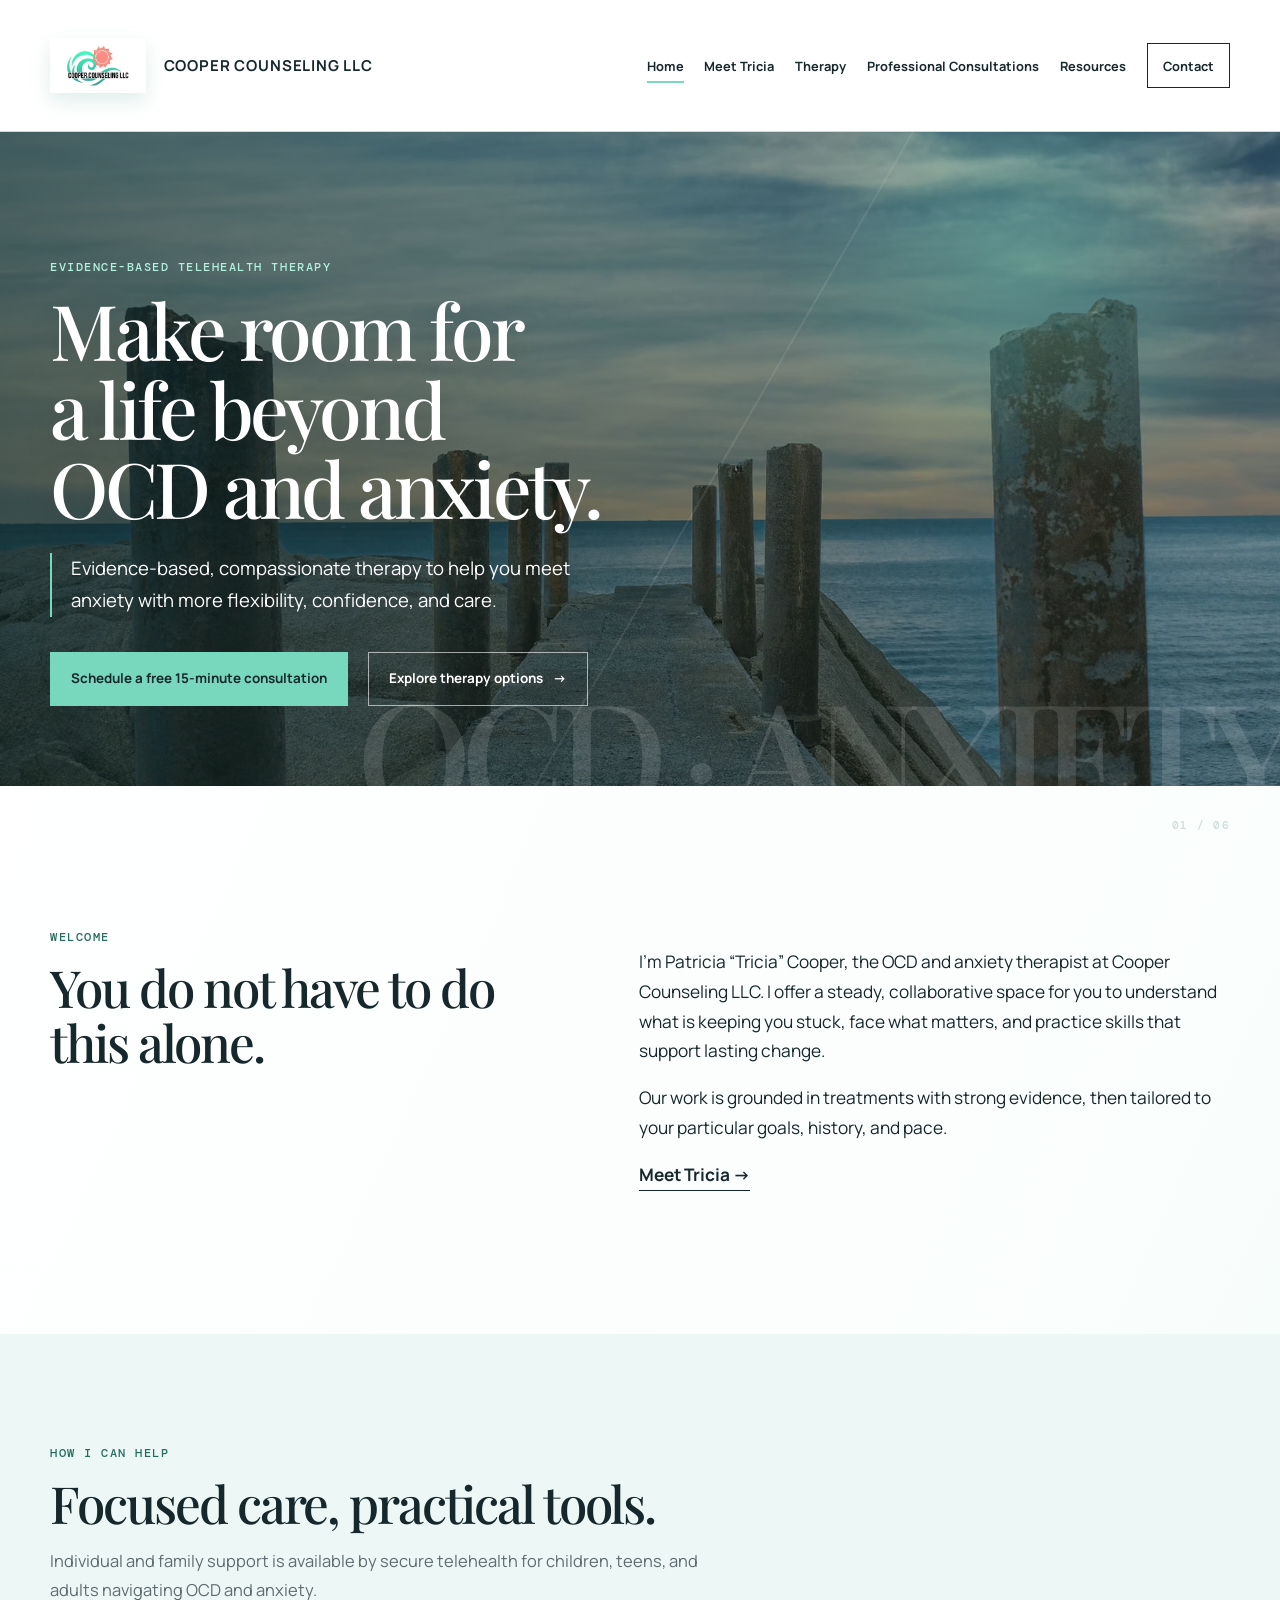
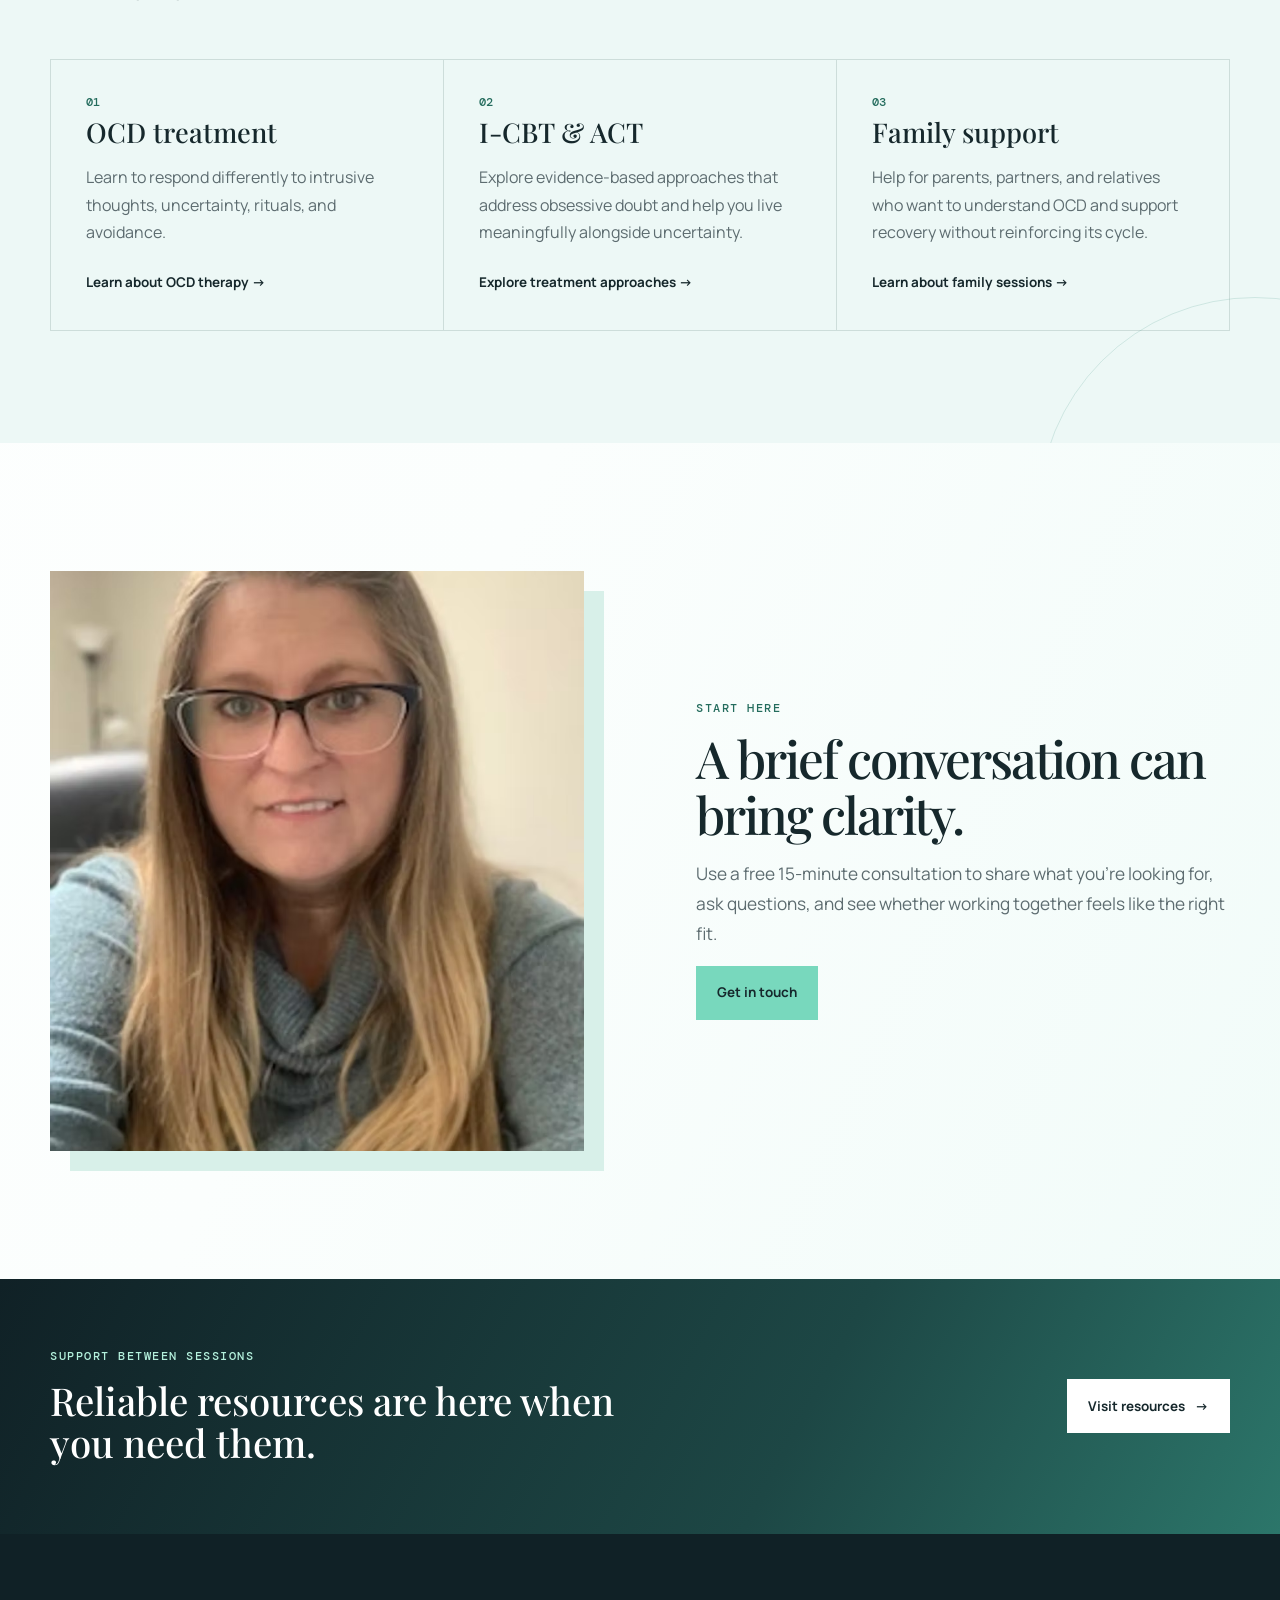
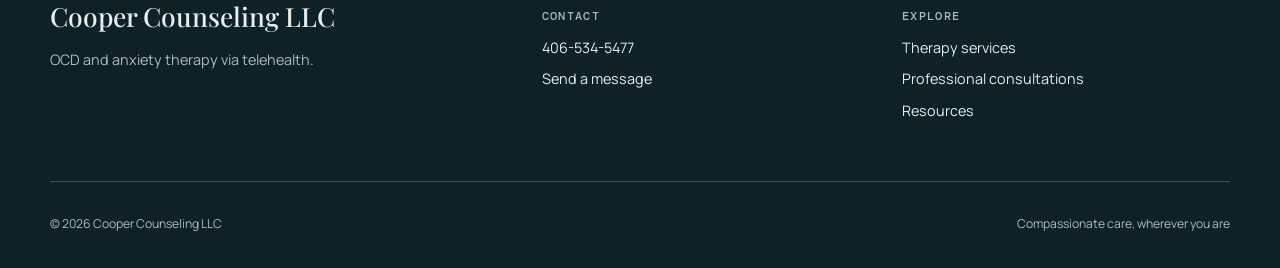
<file: index.html>
<!doctype html>
<html lang="en">
<head>
  <meta charset="utf-8">
  <meta name="viewport" content="width=device-width, initial-scale=1">
  <meta name="author" content="Alexander Scott">
  <meta name="description" content="Explore OCD and anxiety telehealth therapy with Patricia &quot;Tricia&quot; Cooper at Cooper Counseling LLC, including ERP, I-CBT, ACT, and family support for all ages.">
  <title>OCD &amp; Anxiety Therapy | Cooper Counseling LLC</title>
  <link rel="canonical" href="https://www.coopercounselingsc.com/">
  <meta property="og:type" content="website">
  <meta property="og:site_name" content="Cooper Counseling LLC">
  <meta property="og:locale" content="en_US">
  <meta property="og:title" content="OCD &amp; Anxiety Therapy | Cooper Counseling LLC">
  <meta property="og:description" content="Explore OCD and anxiety telehealth therapy with Patricia &quot;Tricia&quot; Cooper at Cooper Counseling LLC, including ERP, I-CBT, ACT, and family support for all ages.">
  <meta property="og:url" content="https://www.coopercounselingsc.com/">
  <meta property="og:image" content="https://www.coopercounselingsc.com/assets/site-icons/favicon-512.png">
  <meta property="og:image:width" content="512">
  <meta property="og:image:height" content="512">
  <meta property="og:image:alt" content="Cooper Counseling LLC logo">
  <meta name="twitter:card" content="summary">
  <meta name="twitter:title" content="OCD &amp; Anxiety Therapy | Cooper Counseling LLC">
  <meta name="twitter:description" content="Explore OCD and anxiety telehealth therapy with Patricia &quot;Tricia&quot; Cooper at Cooper Counseling LLC, including ERP, I-CBT, ACT, and family support for all ages.">
  <meta name="twitter:image" content="https://www.coopercounselingsc.com/assets/site-icons/favicon-512.png">
  <meta name="twitter:image:alt" content="Cooper Counseling LLC logo">
  <link rel="icon" href="/favicon.ico" sizes="any">
  <link rel="icon" type="image/png" sizes="48x48" href="/assets/site-icons/favicon-48.png">
  <link rel="apple-touch-icon" href="/assets/site-icons/apple-touch-icon.png">
  <link rel="manifest" href="/site.webmanifest">
  <meta name="theme-color" content="#16282c">
  <link rel="preconnect" href="https://fonts.googleapis.com">
  <link rel="preconnect" href="https://fonts.gstatic.com" crossorigin>
  <link rel="stylesheet" href="https://fonts.googleapis.com/css2?family=DM+Mono:wght@400;500&amp;family=Manrope:wght@400;500;600;700&amp;family=Playfair+Display:ital,wght@0,500;0,600;1,500&amp;display=swap">
  <link rel="preload" as="image" href="/assets/current-brand/old-pier-hero.avif">
  <link rel="stylesheet" href="/styles.css">
  <script defer src="/script.js"></script>
  <script type="application/ld+json">{"@context":"https://schema.org","@graph":[{"@type":"Organization","@id":"https://www.coopercounselingsc.com/#organization","name":"Cooper Counseling LLC","url":"https://www.coopercounselingsc.com/","logo":"https://www.coopercounselingsc.com/assets/site-icons/favicon-512.png","image":"https://www.coopercounselingsc.com/assets/current-brand/patricia-cooper.avif","telephone":"+1-406-534-5477","description":"Telehealth OCD and anxiety therapy, individual and family support, and professional consultations with Patricia Cooper."},{"@type":"Person","@id":"https://www.coopercounselingsc.com/#patricia-cooper","name":"Patricia Cooper","alternateName":"Tricia Cooper","url":"https://www.coopercounselingsc.com/about","image":"https://www.coopercounselingsc.com/assets/current-brand/patricia-cooper.avif","jobTitle":"Mental health counselor","description":"Patricia \"Tricia\" Cooper, LCPC, LPC, specializes in OCD and anxiety treatment.","worksFor":{"@id":"https://www.coopercounselingsc.com/#organization"},"knowsAbout":["Obsessive-compulsive disorder","Anxiety","Exposure and Response Prevention","Cognitive-Behavioral Therapy","Inference-Based Cognitive Behavioral Therapy","Acceptance and Commitment Therapy"]},{"@type":"WebSite","@id":"https://www.coopercounselingsc.com/#website","url":"https://www.coopercounselingsc.com/","name":"Cooper Counseling LLC","publisher":{"@id":"https://www.coopercounselingsc.com/#organization"},"inLanguage":"en-US","creator":{"@id":"https://www.coopercounselingsc.com/#developer"}},{"@type":"Person","@id":"https://www.coopercounselingsc.com/#developer","name":"Alexander Scott","description":"Website developer"},{"@type":"WebPage","@id":"https://www.coopercounselingsc.com/#webpage","url":"https://www.coopercounselingsc.com/","name":"OCD & Anxiety Therapy | Cooper Counseling LLC","description":"Explore OCD and anxiety telehealth therapy with Patricia \"Tricia\" Cooper at Cooper Counseling LLC, including ERP, I-CBT, ACT, and family support for all ages.","isPartOf":{"@id":"https://www.coopercounselingsc.com/#website"},"about":[{"@id":"https://www.coopercounselingsc.com/#organization"},{"@id":"https://www.coopercounselingsc.com/#patricia-cooper"}],"publisher":{"@id":"https://www.coopercounselingsc.com/#organization"},"inLanguage":"en-US"}]}</script>
</head>
<body>
  <a class="skip-link" href="#main">Skip to content</a>
  <header class="site-header">
    <a class="brand" href="/" aria-label="Cooper Counseling LLC home"><img src="assets/current-brand/cooper-counseling-logo.avif" alt="Cooper Counseling LLC logo" width="284" height="160" decoding="async"><span>Cooper Counseling LLC</span></a>
    <button class="menu-toggle" aria-expanded="false" aria-controls="primary-nav"><span></span><span></span><span></span><span class="sr-only">Menu</span></button>
    <nav id="primary-nav" class="primary-nav" aria-label="Primary navigation">
      <a class="active" aria-current="page" href="/">Home</a><a href="/about">Meet Tricia</a><a href="/services">Therapy</a><a href="/professional-consultations">Professional Consultations</a><a href="/resources">Resources</a><a class="nav-cta" href="/contact">Contact</a>
    </nav>
  </header>

  <main id="main">
    <section class="hero">
      <div class="hero-image" role="img" aria-label="A quiet old pier stretching into calm water"></div>
      <div class="hero-content shell">
        <p class="eyebrow">Evidence-based telehealth therapy</p>
        <h1>Make room for a life beyond OCD and anxiety.</h1>
        <p class="hero-copy">Evidence-based, compassionate therapy to help you meet anxiety with more flexibility, confidence, and care.</p>
        <div class="button-row"><a class="button button-primary" href="/contact">Schedule a free 15-minute consultation</a><a class="button button-quiet" href="/services">Explore therapy options <span aria-hidden="true">→</span></a></div>
      </div>
    </section>

    <section class="intro shell section-grid">
      <div><p class="eyebrow">Welcome</p><h2>You do not have to do this alone.</h2></div>
      <div><p>I’m Patricia “Tricia” Cooper, the OCD and anxiety therapist at Cooper Counseling LLC. I offer a steady, collaborative space for you to understand what is keeping you stuck, face what matters, and practice skills that support lasting change.</p><p>Our work is grounded in treatments with strong evidence, then tailored to your particular goals, history, and pace.</p><a class="text-link" href="/about">Meet Tricia <span aria-hidden="true">→</span></a></div>
    </section>

    <section class="soft-section"><div class="shell"><div class="section-heading"><p class="eyebrow">How I can help</p><h2>Focused care, practical tools.</h2><p>Individual and family support is available by secure telehealth for children, teens, and adults navigating OCD and anxiety.</p></div><div class="service-grid">
      <article class="service-card"><p class="service-number">01</p><h3>OCD treatment</h3><p>Learn to respond differently to intrusive thoughts, uncertainty, rituals, and avoidance.</p><a href="/services#erp">Learn about OCD therapy <span aria-hidden="true">→</span></a></article>
      <article class="service-card"><p class="service-number">02</p><h3>I-CBT &amp; ACT</h3><p>Explore evidence-based approaches that address obsessive doubt and help you live meaningfully alongside uncertainty.</p><a href="/services#icbt">Explore treatment approaches <span aria-hidden="true">→</span></a></article>
      <article class="service-card"><p class="service-number">03</p><h3>Family support</h3><p>Help for parents, partners, and relatives who want to understand OCD and support recovery without reinforcing its cycle.</p><a href="/services#who-i-work-with">Learn about family sessions <span aria-hidden="true">→</span></a></article>
    </div></div></section>

    <section class="shell split-feature">
      <img src="assets/current-brand/patricia-cooper.avif" alt="Patricia Cooper, LCPC, LPC" loading="lazy" width="825" height="1100" decoding="async">
      <div class="feature-copy"><p class="eyebrow">Start here</p><h2>A brief conversation can bring clarity.</h2><p>Use a free 15-minute consultation to share what you’re looking for, ask questions, and see whether working together feels like the right fit.</p><a class="button button-primary" href="/contact">Get in touch</a></div>
    </section>

    <section class="resource-strip"><div class="shell strip-layout"><div><p class="eyebrow">Support between sessions</p><h2>Reliable resources are here when you need them.</h2></div><a class="button button-light" href="/resources">Visit resources <span aria-hidden="true">→</span></a></div></section>
  </main>
  <footer class="site-footer"><div class="shell footer-grid"><div><a class="footer-brand" href="/">Cooper Counseling LLC</a><p>OCD and anxiety therapy via telehealth.</p></div><div><p class="footer-label">Contact</p><a href="tel:+14065345477">406-534-5477</a><a href="/contact">Send a message</a></div><div><p class="footer-label">Explore</p><a href="/services">Therapy services</a><a href="/professional-consultations">Professional consultations</a><a href="/resources">Resources</a></div></div><div class="shell footer-bottom"><p>© <span data-year></span> Cooper Counseling LLC</p><p>Compassionate care, wherever you are</p></div></footer>
</body>
</html>
</file>
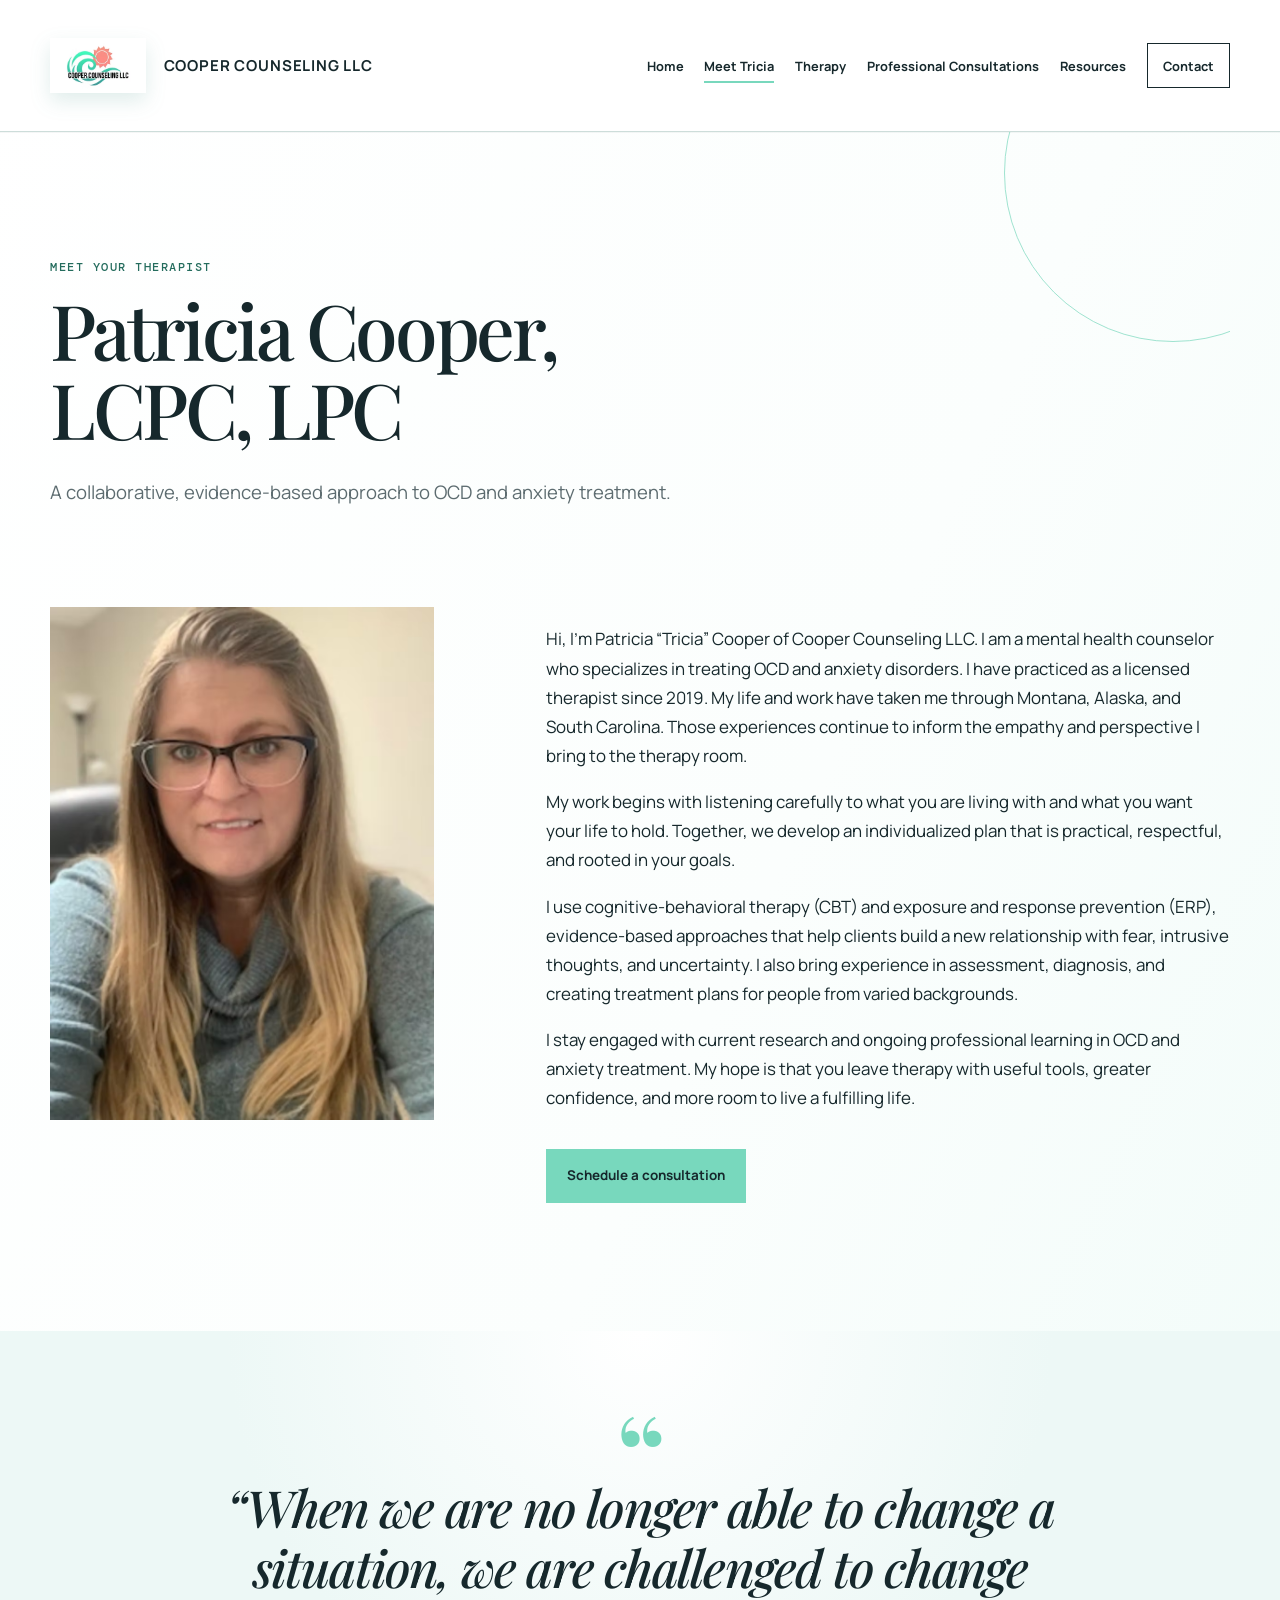
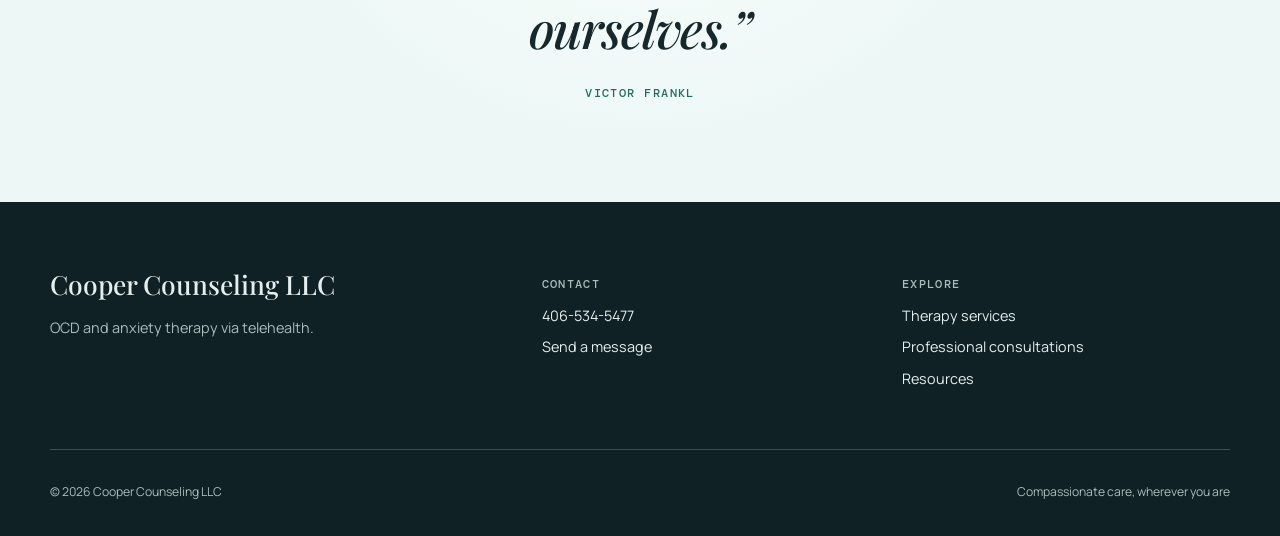
<file: about.html>
<!doctype html><html lang="en"><head>
  <meta charset="utf-8">
  <meta name="viewport" content="width=device-width, initial-scale=1">
  <meta name="author" content="Alexander Scott">
  <meta name="description" content="Meet Patricia &quot;Tricia&quot; Cooper, LCPC, LPC, the OCD and anxiety therapist at Cooper Counseling LLC. Learn about her approach and South Carolina history.">
  <title>Patricia &quot;Tricia&quot; Cooper, LCPC, LPC | Cooper Counseling LLC</title>
  <link rel="canonical" href="https://www.coopercounselingsc.com/about">
  <meta property="og:type" content="website">
  <meta property="og:site_name" content="Cooper Counseling LLC">
  <meta property="og:locale" content="en_US">
  <meta property="og:title" content="Patricia &quot;Tricia&quot; Cooper, LCPC, LPC | Cooper Counseling LLC">
  <meta property="og:description" content="Meet Patricia &quot;Tricia&quot; Cooper, LCPC, LPC, the OCD and anxiety therapist at Cooper Counseling LLC. Learn about her approach and South Carolina history.">
  <meta property="og:url" content="https://www.coopercounselingsc.com/about">
  <meta property="og:image" content="https://www.coopercounselingsc.com/assets/site-icons/favicon-512.png">
  <meta property="og:image:width" content="512">
  <meta property="og:image:height" content="512">
  <meta property="og:image:alt" content="Cooper Counseling LLC logo">
  <meta name="twitter:card" content="summary">
  <meta name="twitter:title" content="Patricia &quot;Tricia&quot; Cooper, LCPC, LPC | Cooper Counseling LLC">
  <meta name="twitter:description" content="Meet Patricia &quot;Tricia&quot; Cooper, LCPC, LPC, the OCD and anxiety therapist at Cooper Counseling LLC. Learn about her approach and South Carolina history.">
  <meta name="twitter:image" content="https://www.coopercounselingsc.com/assets/site-icons/favicon-512.png">
  <meta name="twitter:image:alt" content="Cooper Counseling LLC logo">
  <link rel="icon" href="/favicon.ico" sizes="any">
  <link rel="icon" type="image/png" sizes="48x48" href="/assets/site-icons/favicon-48.png">
  <link rel="apple-touch-icon" href="/assets/site-icons/apple-touch-icon.png">
  <link rel="manifest" href="/site.webmanifest">
  <meta name="theme-color" content="#16282c">
  <link rel="preconnect" href="https://fonts.googleapis.com">
  <link rel="preconnect" href="https://fonts.gstatic.com" crossorigin>
  <link rel="stylesheet" href="https://fonts.googleapis.com/css2?family=DM+Mono:wght@400;500&amp;family=Manrope:wght@400;500;600;700&amp;family=Playfair+Display:ital,wght@0,500;0,600;1,500&amp;display=swap">

  <link rel="stylesheet" href="/styles.css">
  <script defer src="/script.js"></script>
  <script type="application/ld+json">{"@context":"https://schema.org","@graph":[{"@type":"Organization","@id":"https://www.coopercounselingsc.com/#organization","name":"Cooper Counseling LLC","url":"https://www.coopercounselingsc.com/","logo":"https://www.coopercounselingsc.com/assets/site-icons/favicon-512.png","image":"https://www.coopercounselingsc.com/assets/current-brand/patricia-cooper.avif","telephone":"+1-406-534-5477","description":"Telehealth OCD and anxiety therapy, individual and family support, and professional consultations with Patricia Cooper."},{"@type":"Person","@id":"https://www.coopercounselingsc.com/#patricia-cooper","name":"Patricia Cooper","alternateName":"Tricia Cooper","url":"https://www.coopercounselingsc.com/about","image":"https://www.coopercounselingsc.com/assets/current-brand/patricia-cooper.avif","jobTitle":"Mental health counselor","description":"Patricia \"Tricia\" Cooper, LCPC, LPC, specializes in OCD and anxiety treatment.","worksFor":{"@id":"https://www.coopercounselingsc.com/#organization"},"knowsAbout":["Obsessive-compulsive disorder","Anxiety","Exposure and Response Prevention","Cognitive-Behavioral Therapy","Inference-Based Cognitive Behavioral Therapy","Acceptance and Commitment Therapy"]},{"@type":"WebSite","@id":"https://www.coopercounselingsc.com/#website","url":"https://www.coopercounselingsc.com/","name":"Cooper Counseling LLC","publisher":{"@id":"https://www.coopercounselingsc.com/#organization"},"inLanguage":"en-US","creator":{"@id":"https://www.coopercounselingsc.com/#developer"}},{"@type":"Person","@id":"https://www.coopercounselingsc.com/#developer","name":"Alexander Scott","description":"Website developer"},{"@type":"AboutPage","@id":"https://www.coopercounselingsc.com/about#webpage","url":"https://www.coopercounselingsc.com/about","name":"Patricia \"Tricia\" Cooper, LCPC, LPC | Cooper Counseling LLC","description":"Meet Patricia \"Tricia\" Cooper, LCPC, LPC, the OCD and anxiety therapist at Cooper Counseling LLC. Learn about her approach and South Carolina history.","isPartOf":{"@id":"https://www.coopercounselingsc.com/#website"},"about":[{"@id":"https://www.coopercounselingsc.com/#organization"},{"@id":"https://www.coopercounselingsc.com/#patricia-cooper"}],"publisher":{"@id":"https://www.coopercounselingsc.com/#organization"},"inLanguage":"en-US","mainEntity":{"@id":"https://www.coopercounselingsc.com/#patricia-cooper"}}]}</script>
</head><body><a class="skip-link" href="#main">Skip to content</a><header class="site-header"><a class="brand" href="/" aria-label="Cooper Counseling LLC home"><img src="assets/current-brand/cooper-counseling-logo.avif" alt="Cooper Counseling LLC logo" width="284" height="160" decoding="async"><span>Cooper Counseling LLC</span></a><button class="menu-toggle" aria-expanded="false" aria-controls="primary-nav"><span></span><span></span><span></span><span class="sr-only">Menu</span></button><nav id="primary-nav" class="primary-nav" aria-label="Primary navigation"><a href="/">Home</a><a class="active" aria-current="page" href="/about">Meet Tricia</a><a href="/services">Therapy</a><a href="/professional-consultations">Professional Consultations</a><a href="/resources">Resources</a><a class="nav-cta" href="/contact">Contact</a></nav></header><main id="main"><section class="page-hero shell"><p class="eyebrow">Meet your therapist</p><h1>Patricia Cooper,<br>LCPC, LPC</h1><p class="lead">A collaborative, evidence-based approach to OCD and anxiety treatment.</p></section><section class="shell bio-layout"><img src="assets/current-brand/patricia-cooper.avif" alt="Patricia Cooper, LCPC, LPC" width="825" height="1100" decoding="async"><div><p>Hi, I’m Patricia “Tricia” Cooper of Cooper Counseling LLC. I am a mental health counselor who specializes in treating OCD and anxiety disorders. I have practiced as a licensed therapist since 2019. My life and work have taken me through Montana, Alaska, and South Carolina. Those experiences continue to inform the empathy and perspective I bring to the therapy room.</p><p>My work begins with listening carefully to what you are living with and what you want your life to hold. Together, we develop an individualized plan that is practical, respectful, and rooted in your goals.</p><p>I use cognitive-behavioral therapy (CBT) and exposure and response prevention (ERP), evidence-based approaches that help clients build a new relationship with fear, intrusive thoughts, and uncertainty. I also bring experience in assessment, diagnosis, and creating treatment plans for people from varied backgrounds.</p><p>I stay engaged with current research and ongoing professional learning in OCD and anxiety treatment. My hope is that you leave therapy with useful tools, greater confidence, and more room to live a fulfilling life.</p><a class="button button-primary" href="/contact">Schedule a consultation</a></div></section><section class="quote-block"><div class="shell"><p>“When we are no longer able to change a situation, we are challenged to change ourselves.”</p><cite>Victor Frankl</cite></div></section></main><footer class="site-footer"><div class="shell footer-grid"><div><a class="footer-brand" href="/">Cooper Counseling LLC</a><p>OCD and anxiety therapy via telehealth.</p></div><div><p class="footer-label">Contact</p><a href="tel:+14065345477">406-534-5477</a><a href="/contact">Send a message</a></div><div><p class="footer-label">Explore</p><a href="/services">Therapy services</a><a href="/professional-consultations">Professional consultations</a><a href="/resources">Resources</a></div></div><div class="shell footer-bottom"><p>© <span data-year></span> Cooper Counseling LLC</p><p>Compassionate care, wherever you are</p></div></footer></body></html>
</file>
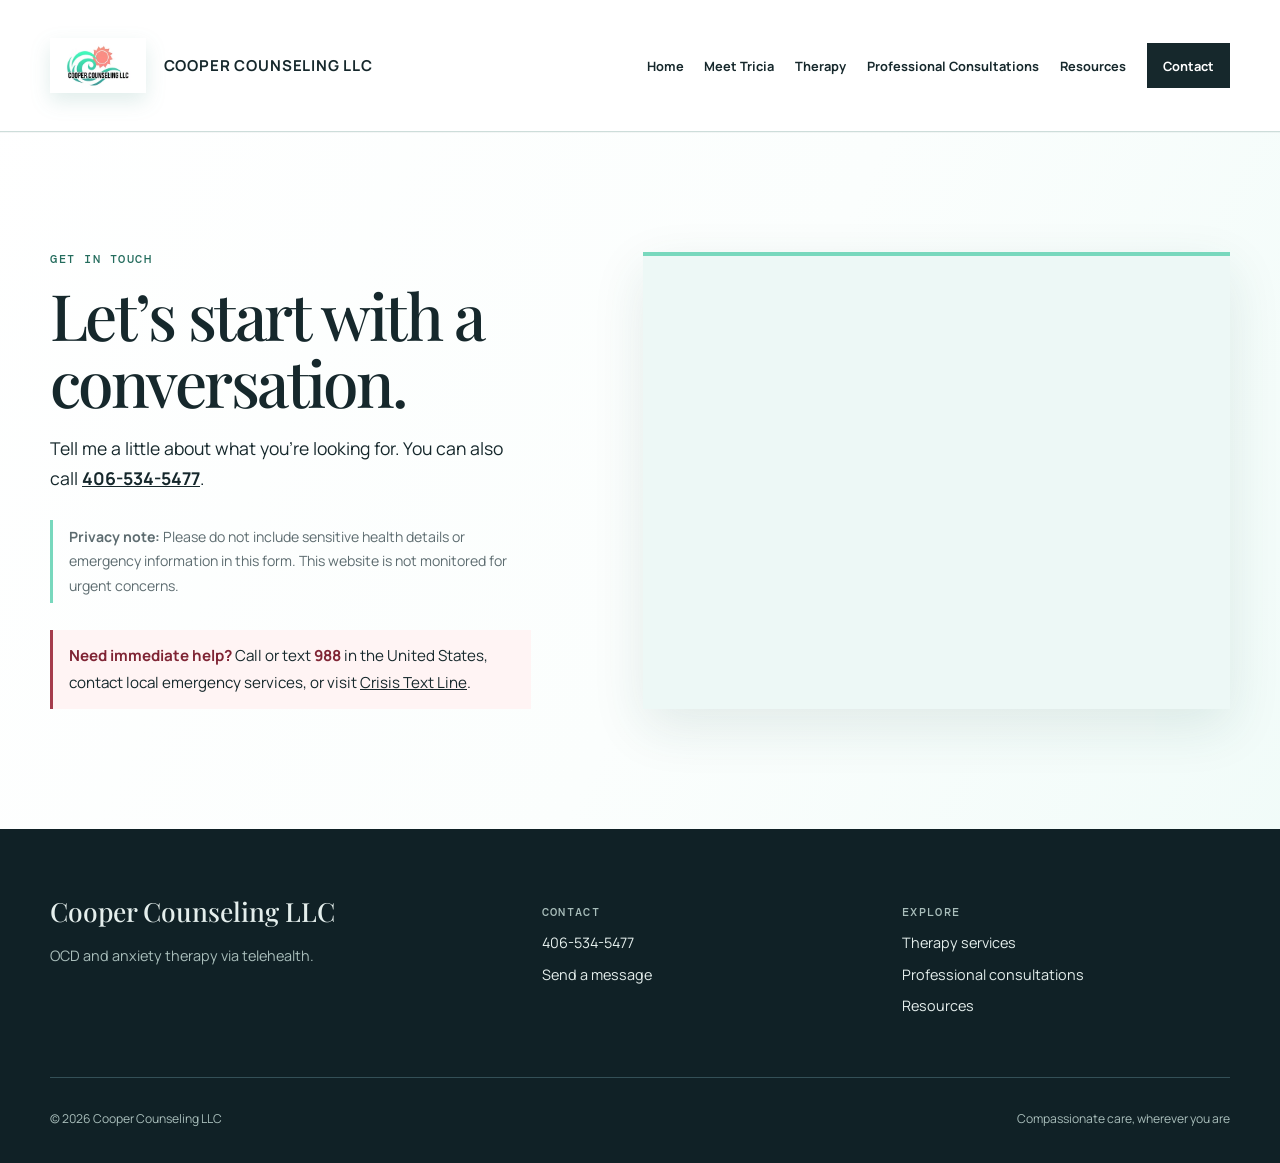
<file: contact.html>
<!doctype html>
<html lang="en">
<head>
  <meta charset="utf-8">
  <meta name="viewport" content="width=device-width, initial-scale=1">
  <meta name="author" content="Alexander Scott">
  <meta name="description" content="Contact Patricia &quot;Tricia&quot; Cooper at Cooper Counseling LLC through a secure Hushmail form. Ask about therapy or professional consultations, or call Tricia.">
  <title>Contact Cooper Counseling LLC | Patricia &quot;Tricia&quot; Cooper</title>
  <link rel="canonical" href="https://www.coopercounselingsc.com/contact">
  <meta property="og:type" content="website">
  <meta property="og:site_name" content="Cooper Counseling LLC">
  <meta property="og:locale" content="en_US">
  <meta property="og:title" content="Contact Cooper Counseling LLC | Patricia &quot;Tricia&quot; Cooper">
  <meta property="og:description" content="Contact Patricia &quot;Tricia&quot; Cooper at Cooper Counseling LLC through a secure Hushmail form. Ask about therapy or professional consultations, or call Tricia.">
  <meta property="og:url" content="https://www.coopercounselingsc.com/contact">
  <meta property="og:image" content="https://www.coopercounselingsc.com/assets/site-icons/favicon-512.png">
  <meta property="og:image:width" content="512">
  <meta property="og:image:height" content="512">
  <meta property="og:image:alt" content="Cooper Counseling LLC logo">
  <meta name="twitter:card" content="summary">
  <meta name="twitter:title" content="Contact Cooper Counseling LLC | Patricia &quot;Tricia&quot; Cooper">
  <meta name="twitter:description" content="Contact Patricia &quot;Tricia&quot; Cooper at Cooper Counseling LLC through a secure Hushmail form. Ask about therapy or professional consultations, or call Tricia.">
  <meta name="twitter:image" content="https://www.coopercounselingsc.com/assets/site-icons/favicon-512.png">
  <meta name="twitter:image:alt" content="Cooper Counseling LLC logo">
  <link rel="icon" href="/favicon.ico" sizes="any">
  <link rel="icon" type="image/png" sizes="48x48" href="/assets/site-icons/favicon-48.png">
  <link rel="apple-touch-icon" href="/assets/site-icons/apple-touch-icon.png">
  <link rel="manifest" href="/site.webmanifest">
  <meta name="theme-color" content="#16282c">
  <link rel="preconnect" href="https://fonts.googleapis.com">
  <link rel="preconnect" href="https://fonts.gstatic.com" crossorigin>
  <link rel="stylesheet" href="https://fonts.googleapis.com/css2?family=DM+Mono:wght@400;500&amp;family=Manrope:wght@400;500;600;700&amp;family=Playfair+Display:ital,wght@0,500;0,600;1,500&amp;display=swap">

  <link rel="stylesheet" href="/styles.css">
  <script defer src="/script.js"></script>
  <script type="application/ld+json">{"@context":"https://schema.org","@graph":[{"@type":"Organization","@id":"https://www.coopercounselingsc.com/#organization","name":"Cooper Counseling LLC","url":"https://www.coopercounselingsc.com/","logo":"https://www.coopercounselingsc.com/assets/site-icons/favicon-512.png","image":"https://www.coopercounselingsc.com/assets/current-brand/patricia-cooper.avif","telephone":"+1-406-534-5477","description":"Telehealth OCD and anxiety therapy, individual and family support, and professional consultations with Patricia Cooper."},{"@type":"Person","@id":"https://www.coopercounselingsc.com/#patricia-cooper","name":"Patricia Cooper","alternateName":"Tricia Cooper","url":"https://www.coopercounselingsc.com/about","image":"https://www.coopercounselingsc.com/assets/current-brand/patricia-cooper.avif","jobTitle":"Mental health counselor","description":"Patricia \"Tricia\" Cooper, LCPC, LPC, specializes in OCD and anxiety treatment.","worksFor":{"@id":"https://www.coopercounselingsc.com/#organization"},"knowsAbout":["Obsessive-compulsive disorder","Anxiety","Exposure and Response Prevention","Cognitive-Behavioral Therapy","Inference-Based Cognitive Behavioral Therapy","Acceptance and Commitment Therapy"]},{"@type":"WebSite","@id":"https://www.coopercounselingsc.com/#website","url":"https://www.coopercounselingsc.com/","name":"Cooper Counseling LLC","publisher":{"@id":"https://www.coopercounselingsc.com/#organization"},"inLanguage":"en-US","creator":{"@id":"https://www.coopercounselingsc.com/#developer"}},{"@type":"Person","@id":"https://www.coopercounselingsc.com/#developer","name":"Alexander Scott","description":"Website developer"},{"@type":"ContactPage","@id":"https://www.coopercounselingsc.com/contact#webpage","url":"https://www.coopercounselingsc.com/contact","name":"Contact Cooper Counseling LLC | Patricia \"Tricia\" Cooper","description":"Contact Patricia \"Tricia\" Cooper at Cooper Counseling LLC through a secure Hushmail form. Ask about therapy or professional consultations, or call Tricia.","isPartOf":{"@id":"https://www.coopercounselingsc.com/#website"},"about":[{"@id":"https://www.coopercounselingsc.com/#organization"},{"@id":"https://www.coopercounselingsc.com/#patricia-cooper"}],"publisher":{"@id":"https://www.coopercounselingsc.com/#organization"},"inLanguage":"en-US"}]}</script>
</head>
<body>
  <a class="skip-link" href="#main">Skip to content</a>
  <header class="site-header">
    <a class="brand" href="/" aria-label="Cooper Counseling LLC home"><img src="assets/current-brand/cooper-counseling-logo.avif" alt="Cooper Counseling LLC logo" width="284" height="160" decoding="async"><span>Cooper Counseling LLC</span></a>
    <button class="menu-toggle" aria-expanded="false" aria-controls="primary-nav"><span></span><span></span><span></span><span class="sr-only">Menu</span></button>
    <nav id="primary-nav" class="primary-nav" aria-label="Primary navigation"><a href="/">Home</a><a href="/about">Meet Tricia</a><a href="/services">Therapy</a><a href="/professional-consultations">Professional Consultations</a><a href="/resources">Resources</a><a class="nav-cta active" aria-current="page" href="/contact">Contact</a></nav>
  </header>
  <main id="main">
    <section class="contact-layout shell">
      <div>
        <p class="eyebrow">Get in touch</p>
        <h1>Let’s start with a conversation.</h1>
        <p class="lead">Tell me a little about what you’re looking for. You can also call <a href="tel:+14065345477">406-534-5477</a>.</p>
        <div class="contact-note"><p><strong>Privacy note:</strong> Please do not include sensitive health details or emergency information in this form. This website is not monitored for urgent concerns.</p></div>
        <div class="contact-note contact-note-crisis"><p><strong>Need immediate help?</strong> Call or text <strong>988</strong> in the United States, contact local emergency services, or visit <a href="https://www.crisistextline.org/" target="_blank" rel="noopener">Crisis Text Line</a>.</p></div>
      </div>
      <div id="contact-form" class="contact-form" role="region" aria-label="Secure contact form">
        <div data-secure-form="coopercounselingsc-secure-contact-form-3864"></div>

        <script src="https://hushforms.com/f/public/javascript/embed-hush-form.js"></script>
      </div>
    </section>
  </main>
  <footer class="site-footer"><div class="shell footer-grid"><div><a class="footer-brand" href="/">Cooper Counseling LLC</a><p>OCD and anxiety therapy via telehealth.</p></div><div><p class="footer-label">Contact</p><a href="tel:+14065345477">406-534-5477</a><a href="/contact">Send a message</a></div><div><p class="footer-label">Explore</p><a href="/services">Therapy services</a><a href="/professional-consultations">Professional consultations</a><a href="/resources">Resources</a></div></div><div class="shell footer-bottom"><p>© <span data-year></span> Cooper Counseling LLC</p><p>Compassionate care, wherever you are</p></div></footer>
</body>
</html>
</file>
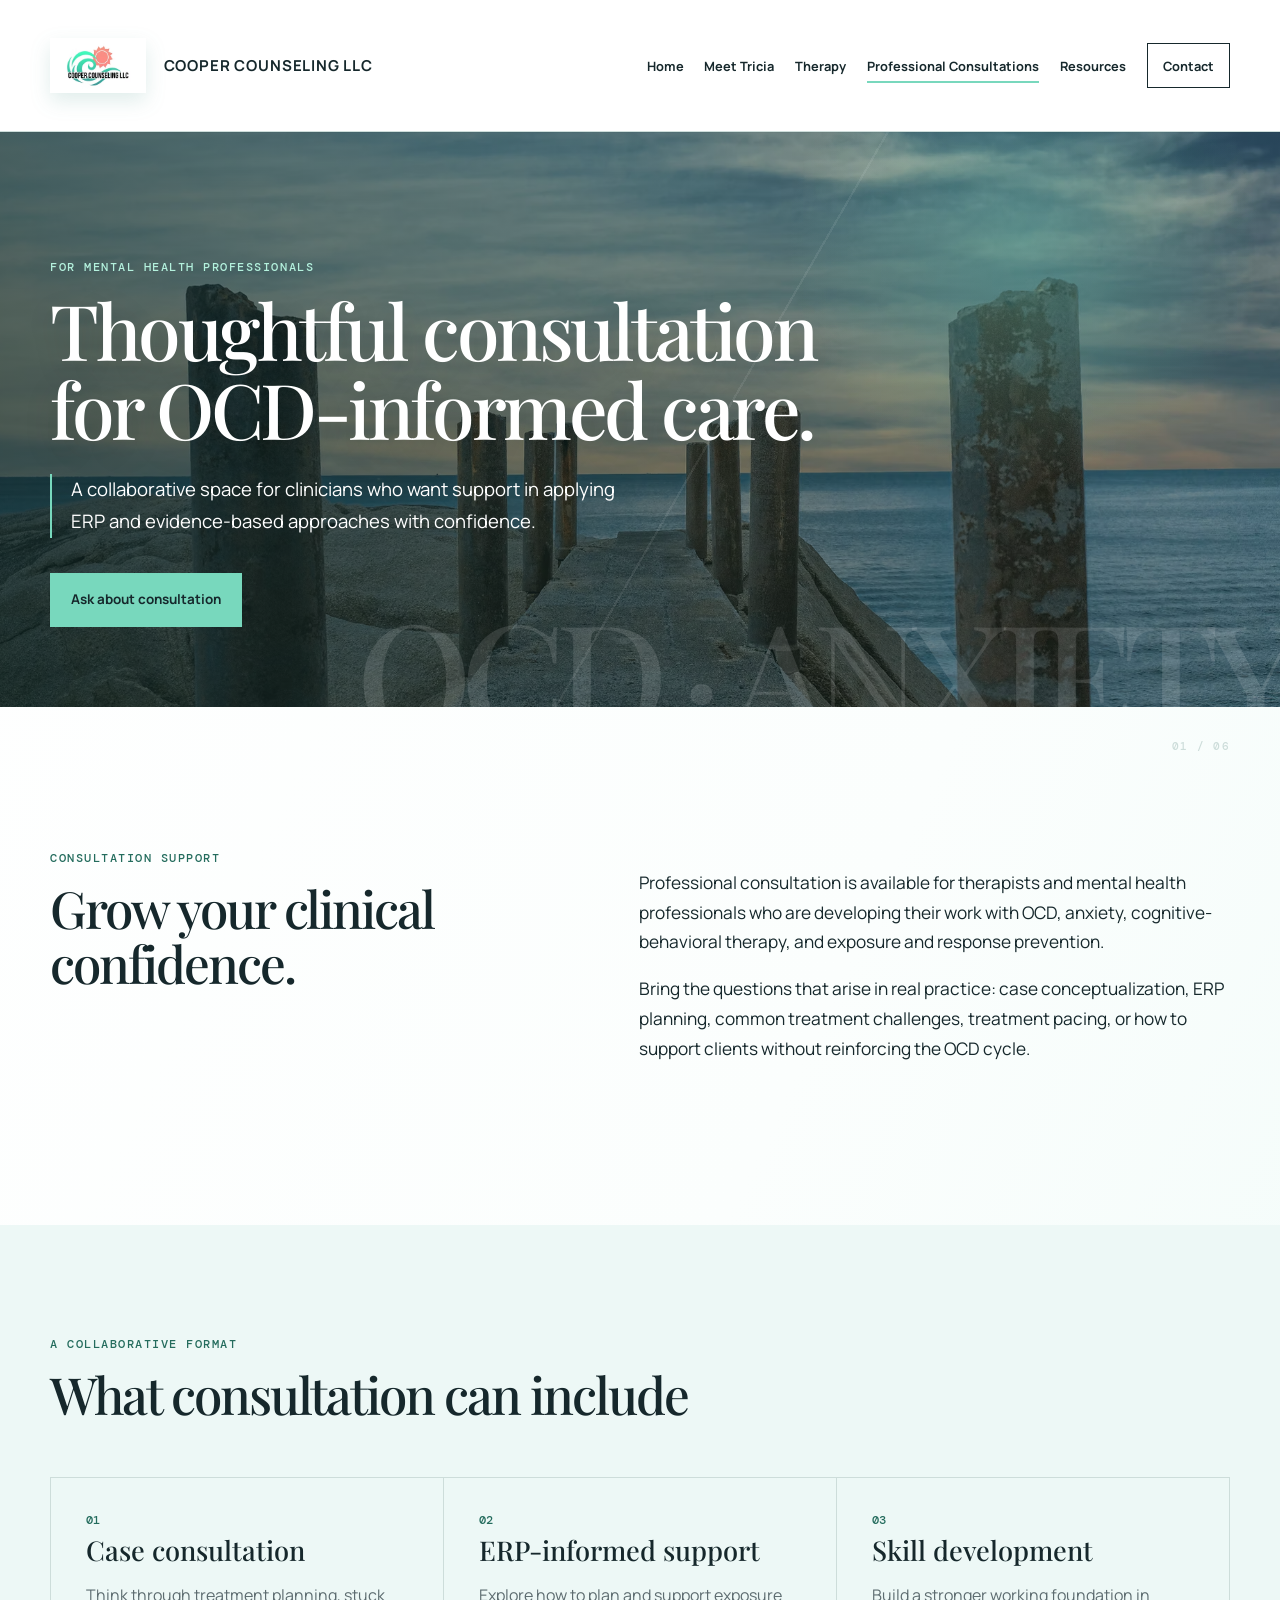
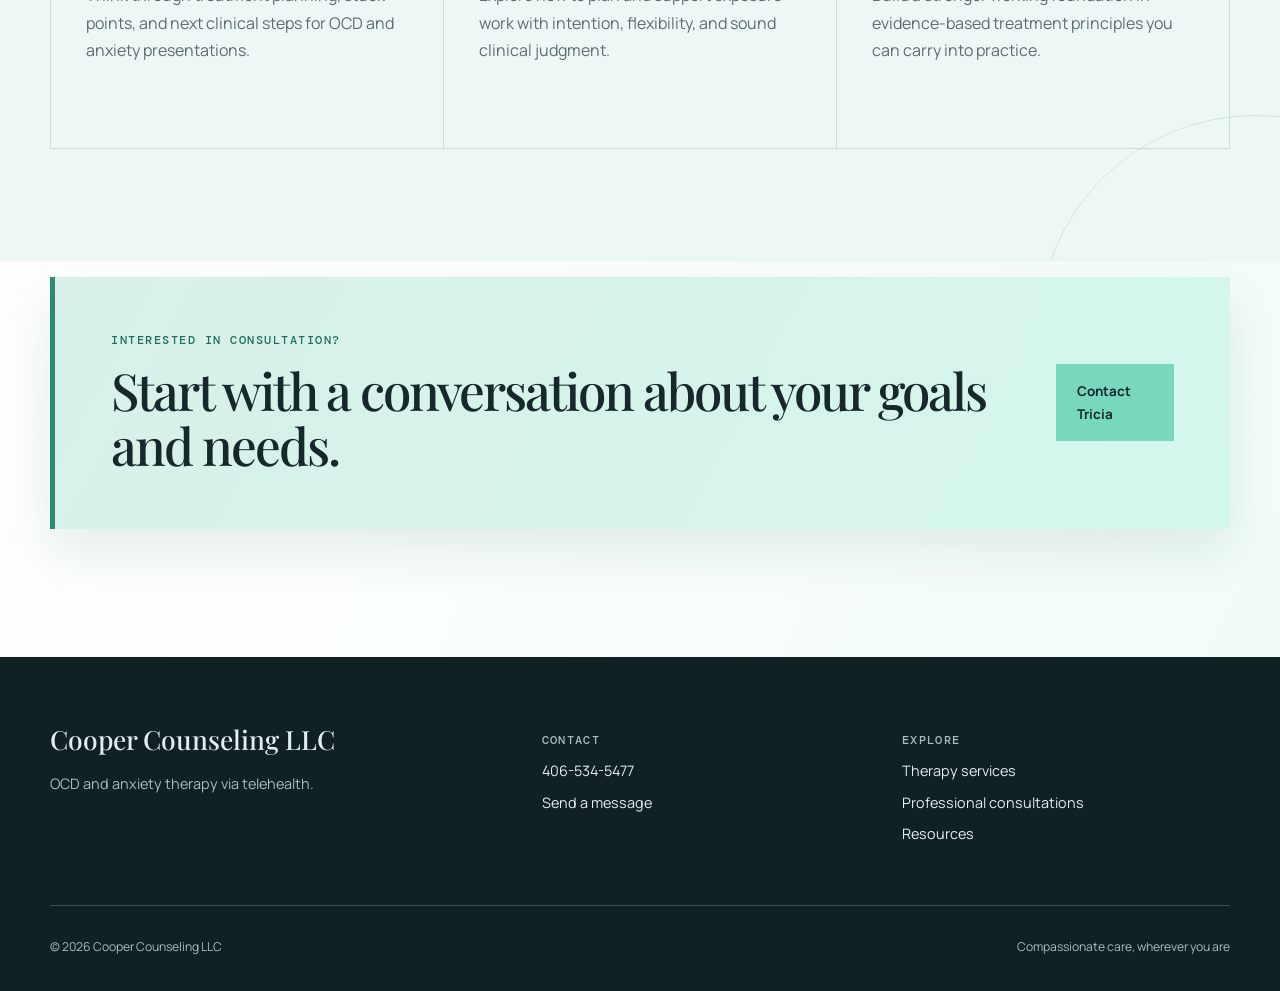
<file: professional-consultations.html>
<!doctype html><html lang="en"><head>
  <meta charset="utf-8">
  <meta name="viewport" content="width=device-width, initial-scale=1">
  <meta name="author" content="Alexander Scott">
  <meta name="description" content="Explore professional consultations with Patricia Cooper for clinicians working with OCD and anxiety, including case discussion and ERP-informed support.">
  <title>OCD &amp; ERP Professional Consultations | Patricia Cooper</title>
  <link rel="canonical" href="https://www.coopercounselingsc.com/professional-consultations">
  <meta property="og:type" content="website">
  <meta property="og:site_name" content="Cooper Counseling LLC">
  <meta property="og:locale" content="en_US">
  <meta property="og:title" content="OCD &amp; ERP Professional Consultations | Patricia Cooper">
  <meta property="og:description" content="Explore professional consultations with Patricia Cooper for clinicians working with OCD and anxiety, including case discussion and ERP-informed support.">
  <meta property="og:url" content="https://www.coopercounselingsc.com/professional-consultations">
  <meta property="og:image" content="https://www.coopercounselingsc.com/assets/site-icons/favicon-512.png">
  <meta property="og:image:width" content="512">
  <meta property="og:image:height" content="512">
  <meta property="og:image:alt" content="Cooper Counseling LLC logo">
  <meta name="twitter:card" content="summary">
  <meta name="twitter:title" content="OCD &amp; ERP Professional Consultations | Patricia Cooper">
  <meta name="twitter:description" content="Explore professional consultations with Patricia Cooper for clinicians working with OCD and anxiety, including case discussion and ERP-informed support.">
  <meta name="twitter:image" content="https://www.coopercounselingsc.com/assets/site-icons/favicon-512.png">
  <meta name="twitter:image:alt" content="Cooper Counseling LLC logo">
  <link rel="icon" href="/favicon.ico" sizes="any">
  <link rel="icon" type="image/png" sizes="48x48" href="/assets/site-icons/favicon-48.png">
  <link rel="apple-touch-icon" href="/assets/site-icons/apple-touch-icon.png">
  <link rel="manifest" href="/site.webmanifest">
  <meta name="theme-color" content="#16282c">
  <link rel="preconnect" href="https://fonts.googleapis.com">
  <link rel="preconnect" href="https://fonts.gstatic.com" crossorigin>
  <link rel="stylesheet" href="https://fonts.googleapis.com/css2?family=DM+Mono:wght@400;500&amp;family=Manrope:wght@400;500;600;700&amp;family=Playfair+Display:ital,wght@0,500;0,600;1,500&amp;display=swap">
  <link rel="preload" as="image" href="/assets/current-brand/old-pier-hero.avif">
  <link rel="stylesheet" href="/styles.css">
  <script defer src="/script.js"></script>
  <script type="application/ld+json">{"@context":"https://schema.org","@graph":[{"@type":"Organization","@id":"https://www.coopercounselingsc.com/#organization","name":"Cooper Counseling LLC","url":"https://www.coopercounselingsc.com/","logo":"https://www.coopercounselingsc.com/assets/site-icons/favicon-512.png","image":"https://www.coopercounselingsc.com/assets/current-brand/patricia-cooper.avif","telephone":"+1-406-534-5477","description":"Telehealth OCD and anxiety therapy, individual and family support, and professional consultations with Patricia Cooper."},{"@type":"Person","@id":"https://www.coopercounselingsc.com/#patricia-cooper","name":"Patricia Cooper","alternateName":"Tricia Cooper","url":"https://www.coopercounselingsc.com/about","image":"https://www.coopercounselingsc.com/assets/current-brand/patricia-cooper.avif","jobTitle":"Mental health counselor","description":"Patricia \"Tricia\" Cooper, LCPC, LPC, specializes in OCD and anxiety treatment.","worksFor":{"@id":"https://www.coopercounselingsc.com/#organization"},"knowsAbout":["Obsessive-compulsive disorder","Anxiety","Exposure and Response Prevention","Cognitive-Behavioral Therapy","Inference-Based Cognitive Behavioral Therapy","Acceptance and Commitment Therapy"]},{"@type":"WebSite","@id":"https://www.coopercounselingsc.com/#website","url":"https://www.coopercounselingsc.com/","name":"Cooper Counseling LLC","publisher":{"@id":"https://www.coopercounselingsc.com/#organization"},"inLanguage":"en-US","creator":{"@id":"https://www.coopercounselingsc.com/#developer"}},{"@type":"Person","@id":"https://www.coopercounselingsc.com/#developer","name":"Alexander Scott","description":"Website developer"},{"@type":"WebPage","@id":"https://www.coopercounselingsc.com/professional-consultations#webpage","url":"https://www.coopercounselingsc.com/professional-consultations","name":"OCD & ERP Professional Consultations | Patricia Cooper","description":"Explore professional consultations with Patricia Cooper for clinicians working with OCD and anxiety, including case discussion and ERP-informed support.","isPartOf":{"@id":"https://www.coopercounselingsc.com/#website"},"about":[{"@id":"https://www.coopercounselingsc.com/#organization"},{"@id":"https://www.coopercounselingsc.com/#patricia-cooper"}],"publisher":{"@id":"https://www.coopercounselingsc.com/#organization"},"inLanguage":"en-US","mainEntity":{"@id":"https://www.coopercounselingsc.com/professional-consultations#service"}},{"@type":"Service","@id":"https://www.coopercounselingsc.com/professional-consultations#service","name":"Professional consultations for clinicians","url":"https://www.coopercounselingsc.com/professional-consultations","description":"Explore professional consultations with Patricia Cooper for clinicians working with OCD and anxiety, including case discussion and ERP-informed support.","provider":{"@id":"https://www.coopercounselingsc.com/#organization"},"serviceType":"OCD and ERP-informed professional consultation"}]}</script>
</head><body><a class="skip-link" href="#main">Skip to content</a><header class="site-header"><a class="brand" href="/" aria-label="Cooper Counseling LLC home"><img src="assets/current-brand/cooper-counseling-logo.avif" alt="Cooper Counseling LLC logo" width="284" height="160" decoding="async"><span>Cooper Counseling LLC</span></a><button class="menu-toggle" aria-expanded="false" aria-controls="primary-nav"><span></span><span></span><span></span><span class="sr-only">Menu</span></button><nav id="primary-nav" class="primary-nav" aria-label="Primary navigation"><a href="/">Home</a><a href="/about">Meet Tricia</a><a href="/services">Therapy</a><a class="active" aria-current="page" href="/professional-consultations">Professional Consultations</a><a href="/resources">Resources</a><a class="nav-cta" href="/contact">Contact</a></nav></header><main id="main"><section class="hero professional-hero"><div class="hero-image" role="img" aria-label="A quiet old pier stretching into calm water"></div><div class="hero-content shell"><p class="eyebrow">For mental health professionals</p><h1>Thoughtful consultation for OCD-informed care.</h1><p class="hero-copy">A collaborative space for clinicians who want support in applying ERP and evidence-based approaches with confidence.</p><a class="button button-primary" href="/contact">Ask about consultation</a></div></section><section class="intro shell section-grid"><div><p class="eyebrow">Consultation support</p><h2>Grow your clinical confidence.</h2></div><div><p>Professional consultation is available for therapists and mental health professionals who are developing their work with OCD, anxiety, cognitive-behavioral therapy, and exposure and response prevention.</p><p>Bring the questions that arise in real practice: case conceptualization, ERP planning, common treatment challenges, treatment pacing, or how to support clients without reinforcing the OCD cycle.</p></div></section><section class="soft-section"><div class="shell"><div class="section-heading"><p class="eyebrow">A collaborative format</p><h2>What consultation can include</h2></div><div class="service-grid"><article class="service-card"><p class="service-number">01</p><h3>Case consultation</h3><p>Think through treatment planning, stuck points, and next clinical steps for OCD and anxiety presentations.</p></article><article class="service-card"><p class="service-number">02</p><h3>ERP-informed support</h3><p>Explore how to plan and support exposure work with intention, flexibility, and sound clinical judgment.</p></article><article class="service-card"><p class="service-number">03</p><h3>Skill development</h3><p>Build a stronger working foundation in evidence-based treatment principles you can carry into practice.</p></article></div></div></section><section class="shell cta-panel"><div><p class="eyebrow">Interested in consultation?</p><h2>Start with a conversation about your goals and needs.</h2></div><a class="button button-primary" href="/contact">Contact Tricia</a></section></main><footer class="site-footer"><div class="shell footer-grid"><div><a class="footer-brand" href="/">Cooper Counseling LLC</a><p>OCD and anxiety therapy via telehealth.</p></div><div><p class="footer-label">Contact</p><a href="tel:+14065345477">406-534-5477</a><a href="/contact">Send a message</a></div><div><p class="footer-label">Explore</p><a href="/services">Therapy services</a><a href="/professional-consultations">Professional consultations</a><a href="/resources">Resources</a></div></div><div class="shell footer-bottom"><p>© <span data-year></span> Cooper Counseling LLC</p><p>Compassionate care, wherever you are</p></div></footer></body></html>
</file>
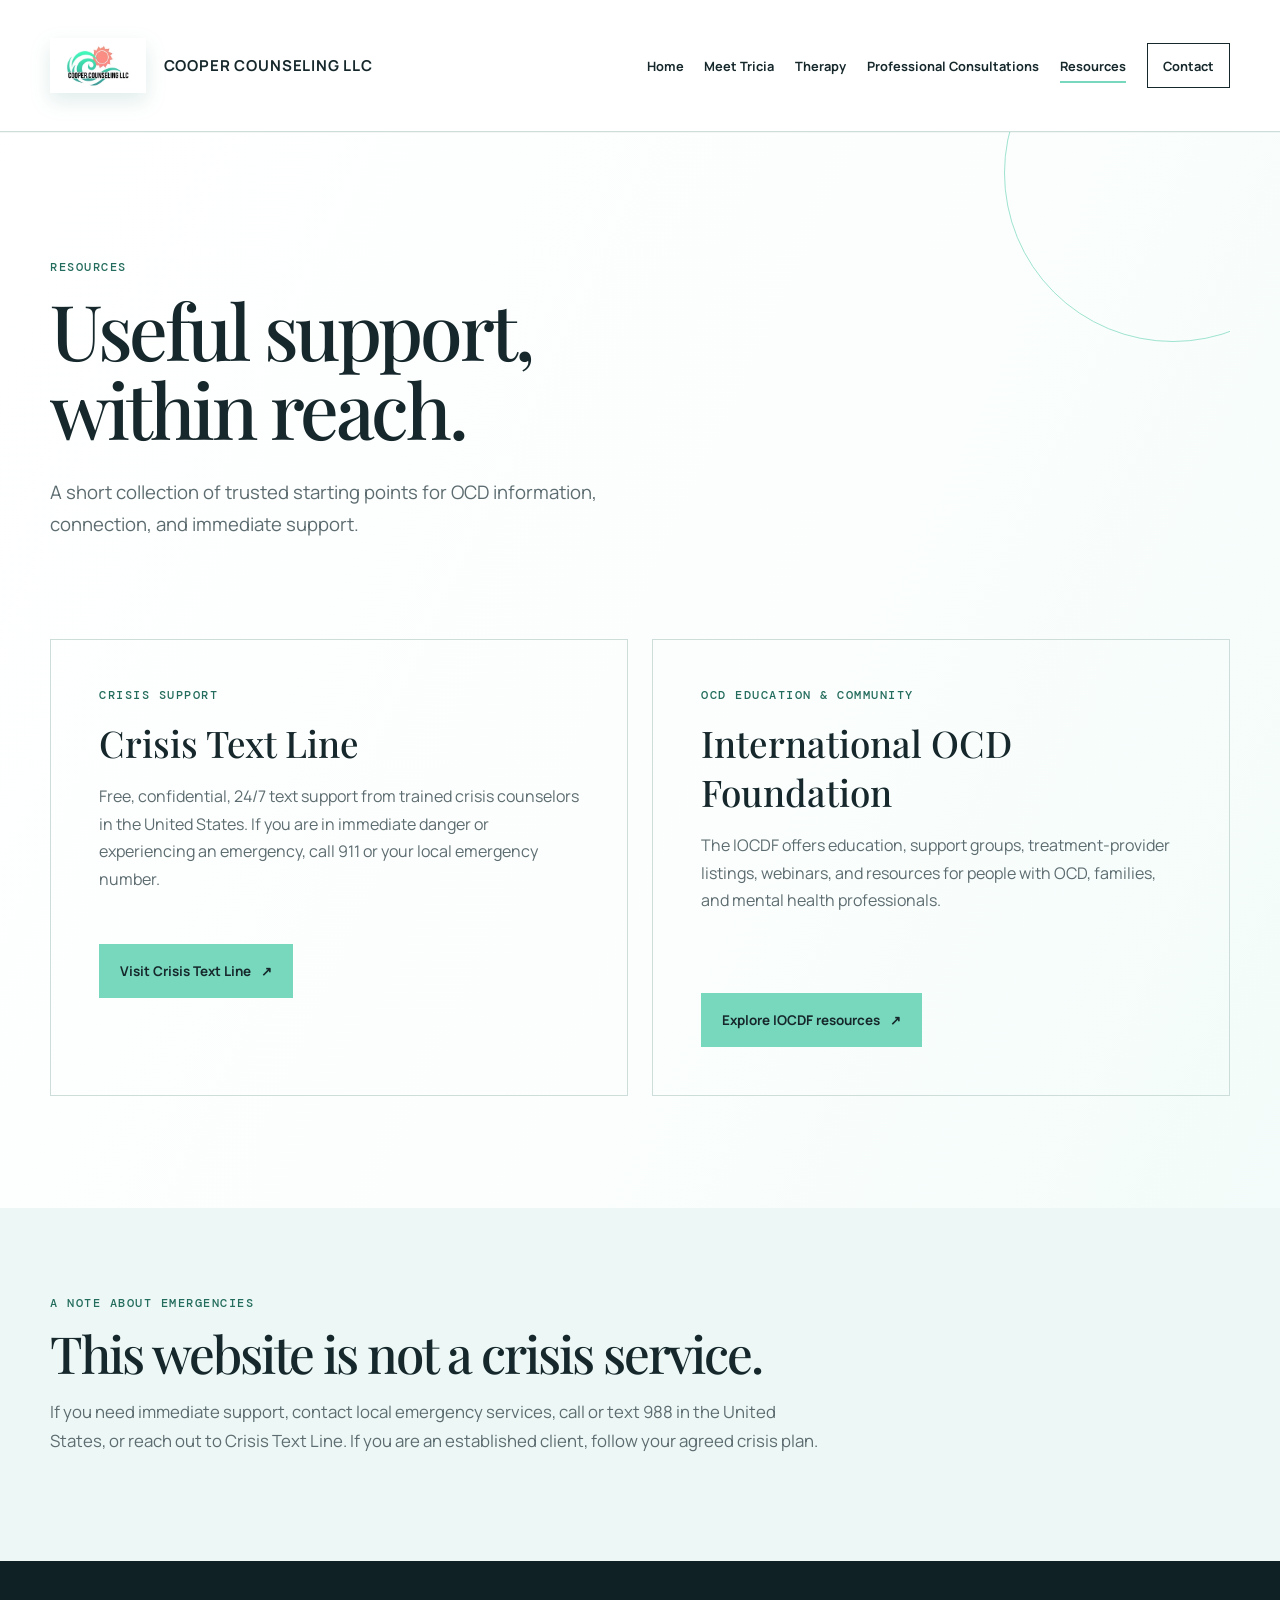
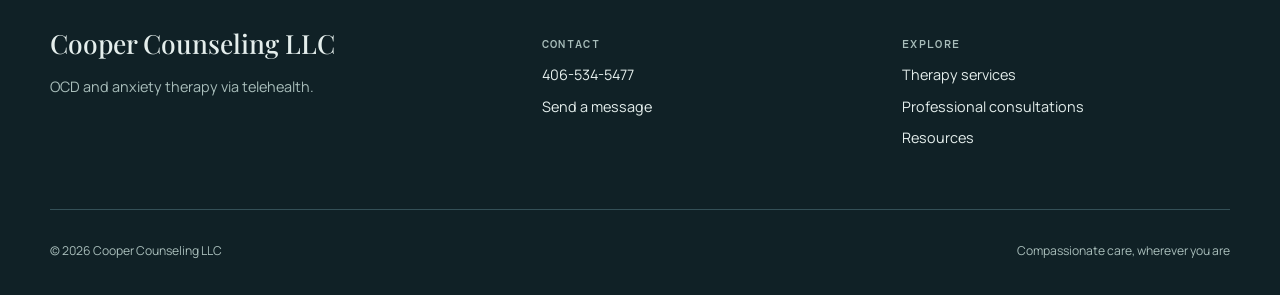
<file: resources.html>
<!doctype html><html lang="en"><head>
  <meta charset="utf-8">
  <meta name="viewport" content="width=device-width, initial-scale=1">
  <meta name="author" content="Alexander Scott">
  <meta name="description" content="Find OCD education, family support, and crisis resources from Cooper Counseling LLC, including the International OCD Foundation and Crisis Text Line.">
  <title>OCD, Anxiety &amp; Crisis Resources | Cooper Counseling LLC</title>
  <link rel="canonical" href="https://www.coopercounselingsc.com/resources">
  <meta property="og:type" content="website">
  <meta property="og:site_name" content="Cooper Counseling LLC">
  <meta property="og:locale" content="en_US">
  <meta property="og:title" content="OCD, Anxiety &amp; Crisis Resources | Cooper Counseling LLC">
  <meta property="og:description" content="Find OCD education, family support, and crisis resources from Cooper Counseling LLC, including the International OCD Foundation and Crisis Text Line.">
  <meta property="og:url" content="https://www.coopercounselingsc.com/resources">
  <meta property="og:image" content="https://www.coopercounselingsc.com/assets/site-icons/favicon-512.png">
  <meta property="og:image:width" content="512">
  <meta property="og:image:height" content="512">
  <meta property="og:image:alt" content="Cooper Counseling LLC logo">
  <meta name="twitter:card" content="summary">
  <meta name="twitter:title" content="OCD, Anxiety &amp; Crisis Resources | Cooper Counseling LLC">
  <meta name="twitter:description" content="Find OCD education, family support, and crisis resources from Cooper Counseling LLC, including the International OCD Foundation and Crisis Text Line.">
  <meta name="twitter:image" content="https://www.coopercounselingsc.com/assets/site-icons/favicon-512.png">
  <meta name="twitter:image:alt" content="Cooper Counseling LLC logo">
  <link rel="icon" href="/favicon.ico" sizes="any">
  <link rel="icon" type="image/png" sizes="48x48" href="/assets/site-icons/favicon-48.png">
  <link rel="apple-touch-icon" href="/assets/site-icons/apple-touch-icon.png">
  <link rel="manifest" href="/site.webmanifest">
  <meta name="theme-color" content="#16282c">
  <link rel="preconnect" href="https://fonts.googleapis.com">
  <link rel="preconnect" href="https://fonts.gstatic.com" crossorigin>
  <link rel="stylesheet" href="https://fonts.googleapis.com/css2?family=DM+Mono:wght@400;500&amp;family=Manrope:wght@400;500;600;700&amp;family=Playfair+Display:ital,wght@0,500;0,600;1,500&amp;display=swap">

  <link rel="stylesheet" href="/styles.css">
  <script defer src="/script.js"></script>
  <script type="application/ld+json">{"@context":"https://schema.org","@graph":[{"@type":"Organization","@id":"https://www.coopercounselingsc.com/#organization","name":"Cooper Counseling LLC","url":"https://www.coopercounselingsc.com/","logo":"https://www.coopercounselingsc.com/assets/site-icons/favicon-512.png","image":"https://www.coopercounselingsc.com/assets/current-brand/patricia-cooper.avif","telephone":"+1-406-534-5477","description":"Telehealth OCD and anxiety therapy, individual and family support, and professional consultations with Patricia Cooper."},{"@type":"Person","@id":"https://www.coopercounselingsc.com/#patricia-cooper","name":"Patricia Cooper","alternateName":"Tricia Cooper","url":"https://www.coopercounselingsc.com/about","image":"https://www.coopercounselingsc.com/assets/current-brand/patricia-cooper.avif","jobTitle":"Mental health counselor","description":"Patricia \"Tricia\" Cooper, LCPC, LPC, specializes in OCD and anxiety treatment.","worksFor":{"@id":"https://www.coopercounselingsc.com/#organization"},"knowsAbout":["Obsessive-compulsive disorder","Anxiety","Exposure and Response Prevention","Cognitive-Behavioral Therapy","Inference-Based Cognitive Behavioral Therapy","Acceptance and Commitment Therapy"]},{"@type":"WebSite","@id":"https://www.coopercounselingsc.com/#website","url":"https://www.coopercounselingsc.com/","name":"Cooper Counseling LLC","publisher":{"@id":"https://www.coopercounselingsc.com/#organization"},"inLanguage":"en-US","creator":{"@id":"https://www.coopercounselingsc.com/#developer"}},{"@type":"Person","@id":"https://www.coopercounselingsc.com/#developer","name":"Alexander Scott","description":"Website developer"},{"@type":"WebPage","@id":"https://www.coopercounselingsc.com/resources#webpage","url":"https://www.coopercounselingsc.com/resources","name":"OCD, Anxiety & Crisis Resources | Cooper Counseling LLC","description":"Find OCD education, family support, and crisis resources from Cooper Counseling LLC, including the International OCD Foundation and Crisis Text Line.","isPartOf":{"@id":"https://www.coopercounselingsc.com/#website"},"about":[{"@id":"https://www.coopercounselingsc.com/#organization"},{"@id":"https://www.coopercounselingsc.com/#patricia-cooper"}],"publisher":{"@id":"https://www.coopercounselingsc.com/#organization"},"inLanguage":"en-US"}]}</script>
</head><body><a class="skip-link" href="#main">Skip to content</a><header class="site-header"><a class="brand" href="/" aria-label="Cooper Counseling LLC home"><img src="assets/current-brand/cooper-counseling-logo.avif" alt="Cooper Counseling LLC logo" width="284" height="160" decoding="async"><span>Cooper Counseling LLC</span></a><button class="menu-toggle" aria-expanded="false" aria-controls="primary-nav"><span></span><span></span><span></span><span class="sr-only">Menu</span></button><nav id="primary-nav" class="primary-nav" aria-label="Primary navigation"><a href="/">Home</a><a href="/about">Meet Tricia</a><a href="/services">Therapy</a><a href="/professional-consultations">Professional Consultations</a><a class="active" aria-current="page" href="/resources">Resources</a><a class="nav-cta" href="/contact">Contact</a></nav></header><main id="main"><section class="page-hero shell"><p class="eyebrow">Resources</p><h1>Useful support,<br>within reach.</h1><p class="lead">A short collection of trusted starting points for OCD information, connection, and immediate support.</p></section><section class="shell resource-list"><article><p class="eyebrow">Crisis support</p><h2>Crisis Text Line</h2><p>Free, confidential, 24/7 text support from trained crisis counselors in the United States. If you are in immediate danger or experiencing an emergency, call 911 or your local emergency number.</p><a class="button button-primary" href="https://www.crisistextline.org/" target="_blank" rel="noopener">Visit Crisis Text Line <span aria-hidden="true">↗</span></a></article><article><p class="eyebrow">OCD education &amp; community</p><h2>International OCD Foundation</h2><p>The IOCDF offers education, support groups, treatment-provider listings, webinars, and resources for people with OCD, families, and mental health professionals.</p><a class="button button-primary" href="https://iocdf.org/resources/" target="_blank" rel="noopener">Explore IOCDF resources <span aria-hidden="true">↗</span></a></article></section><section class="resource-note"><div class="shell"><p class="eyebrow">A note about emergencies</p><h2>This website is not a crisis service.</h2><p>If you need immediate support, contact local emergency services, call or text 988 in the United States, or reach out to Crisis Text Line. If you are an established client, follow your agreed crisis plan.</p></div></section></main><footer class="site-footer"><div class="shell footer-grid"><div><a class="footer-brand" href="/">Cooper Counseling LLC</a><p>OCD and anxiety therapy via telehealth.</p></div><div><p class="footer-label">Contact</p><a href="tel:+14065345477">406-534-5477</a><a href="/contact">Send a message</a></div><div><p class="footer-label">Explore</p><a href="/services">Therapy services</a><a href="/professional-consultations">Professional consultations</a><a href="/resources">Resources</a></div></div><div class="shell footer-bottom"><p>© <span data-year></span> Cooper Counseling LLC</p><p>Compassionate care, wherever you are</p></div></footer></body></html>
</file>
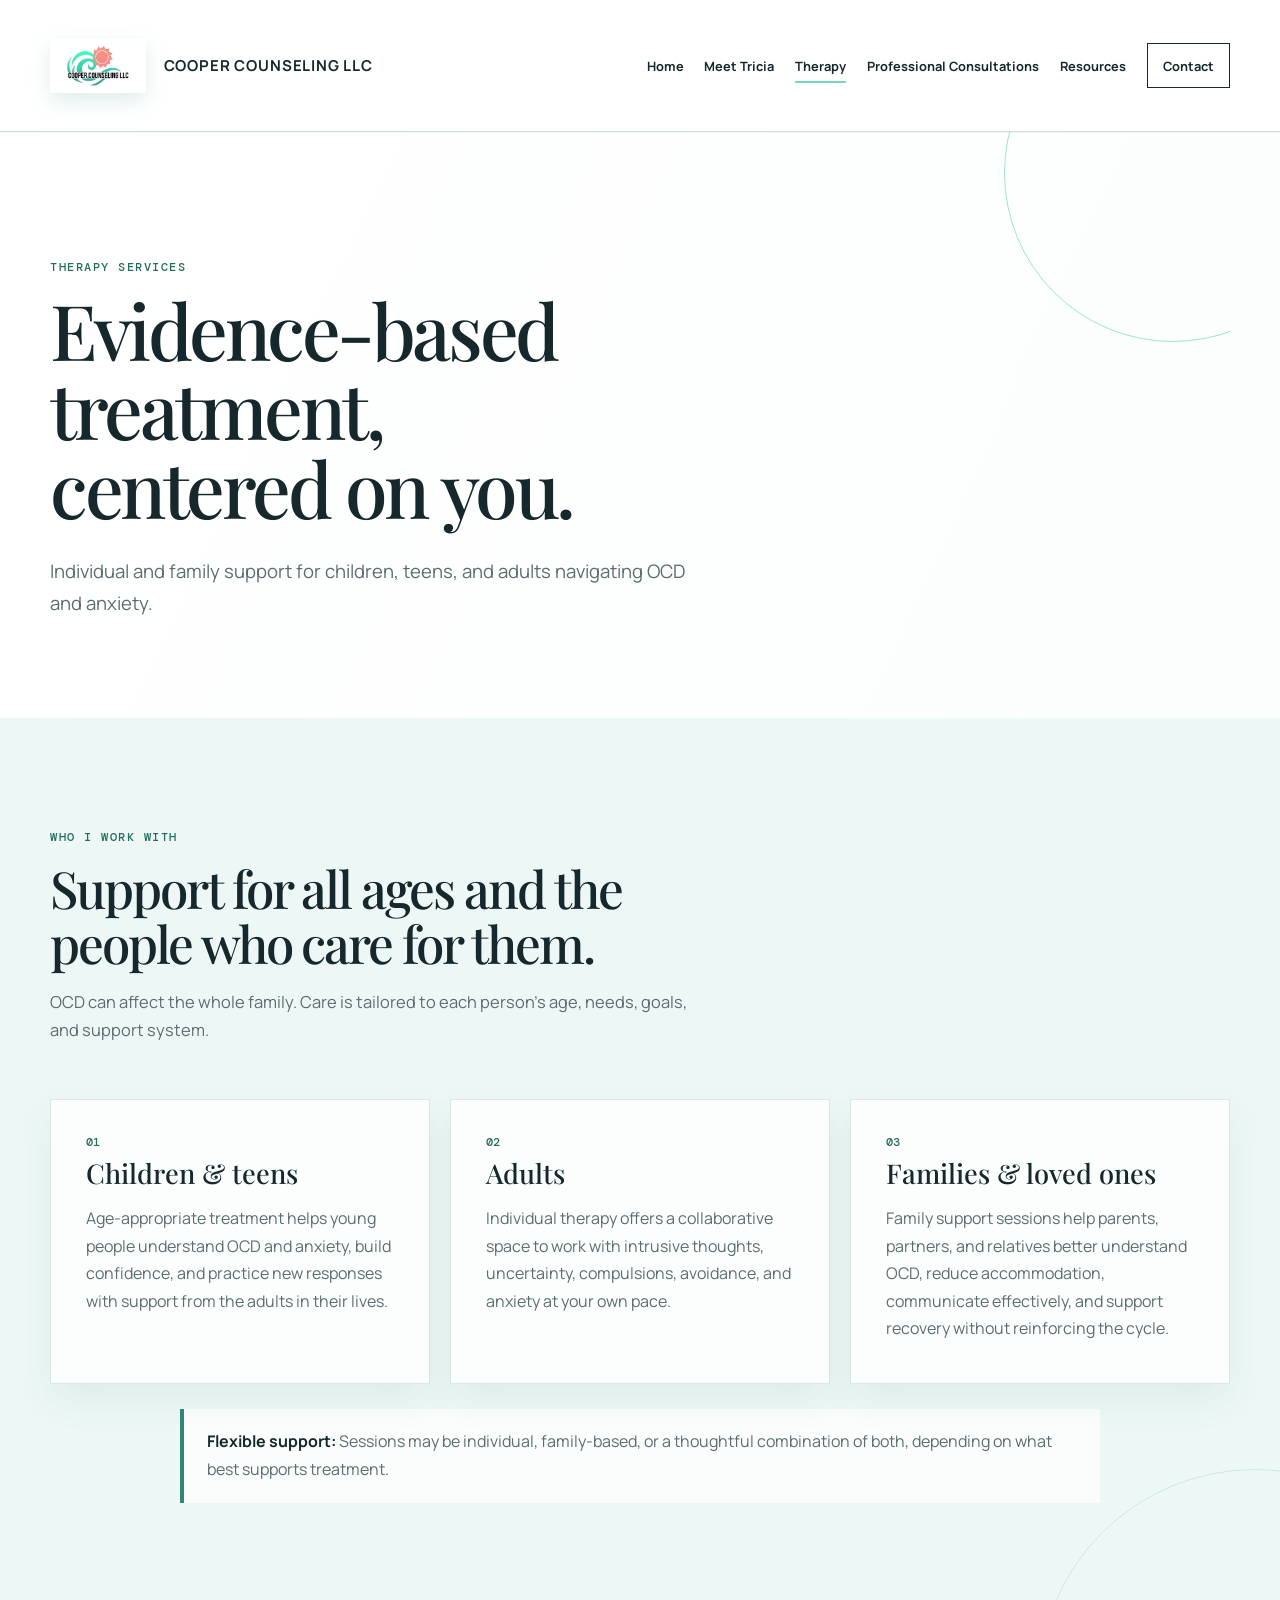
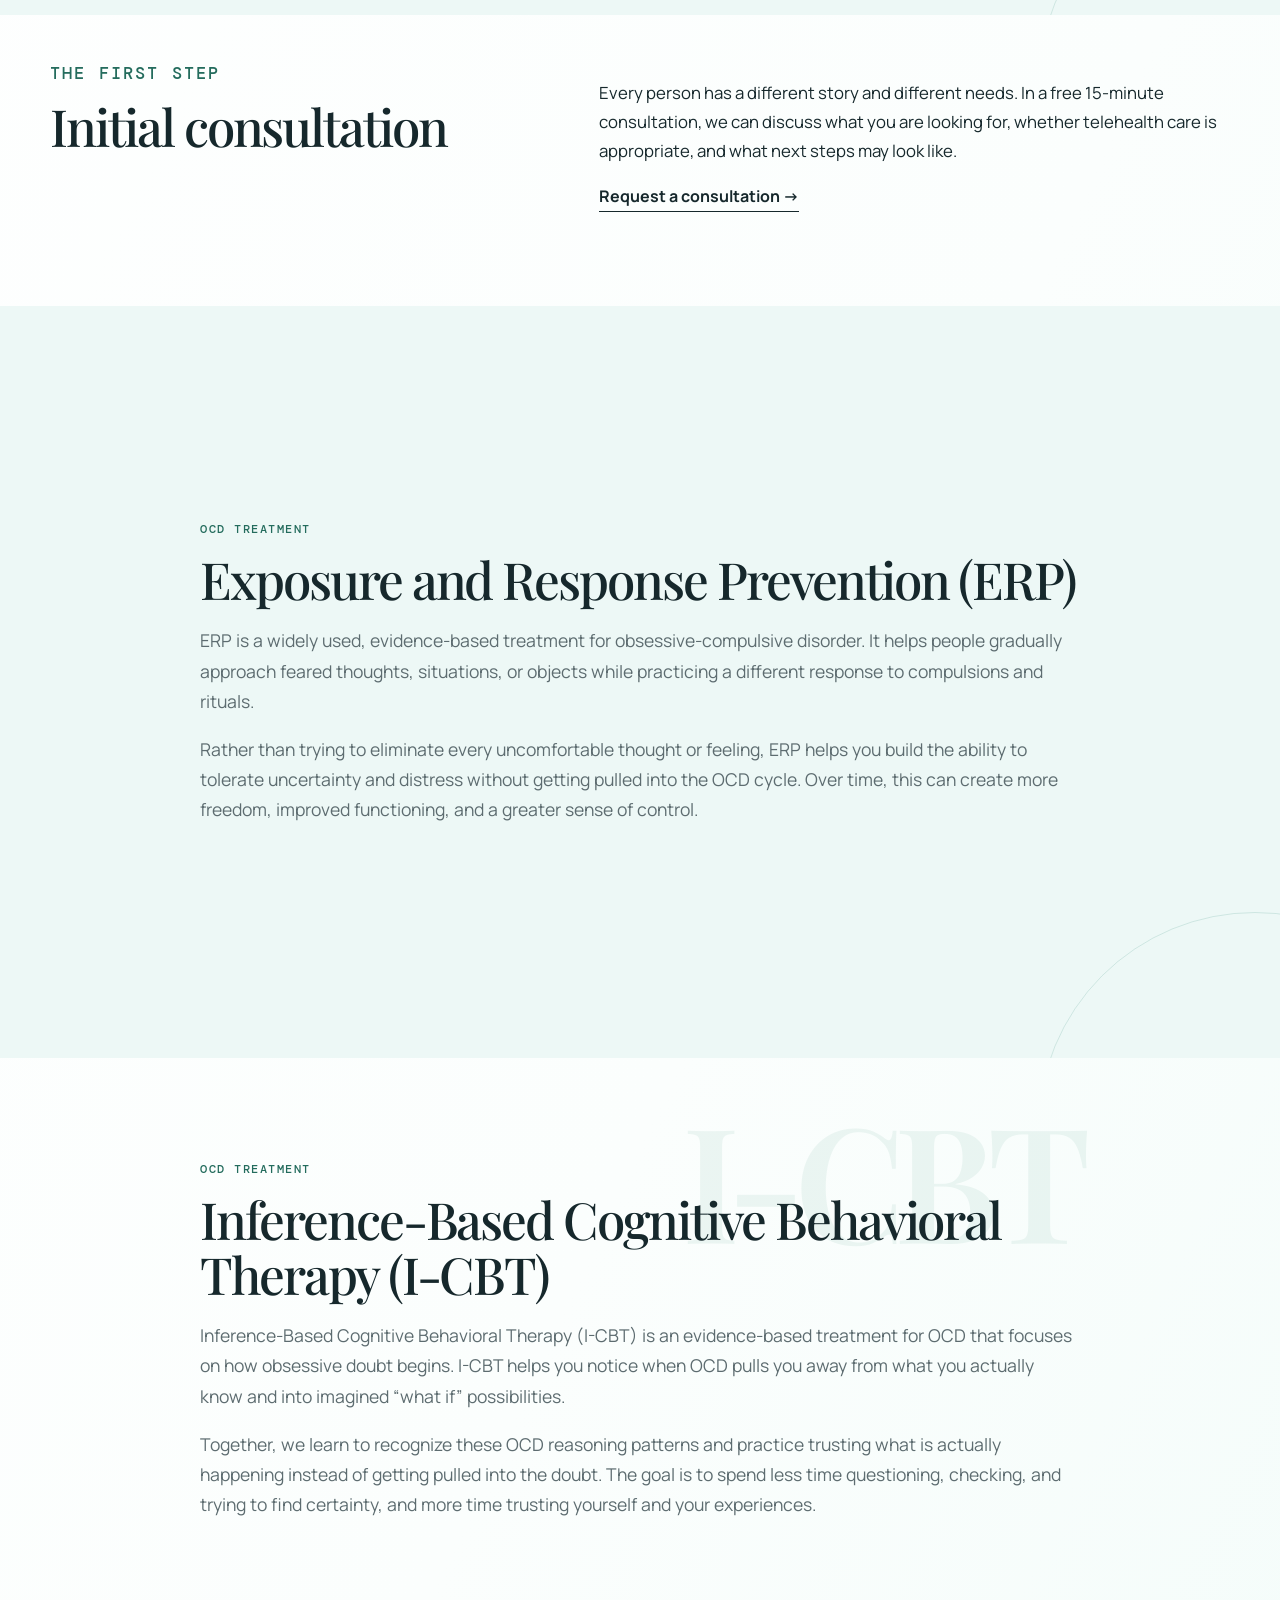
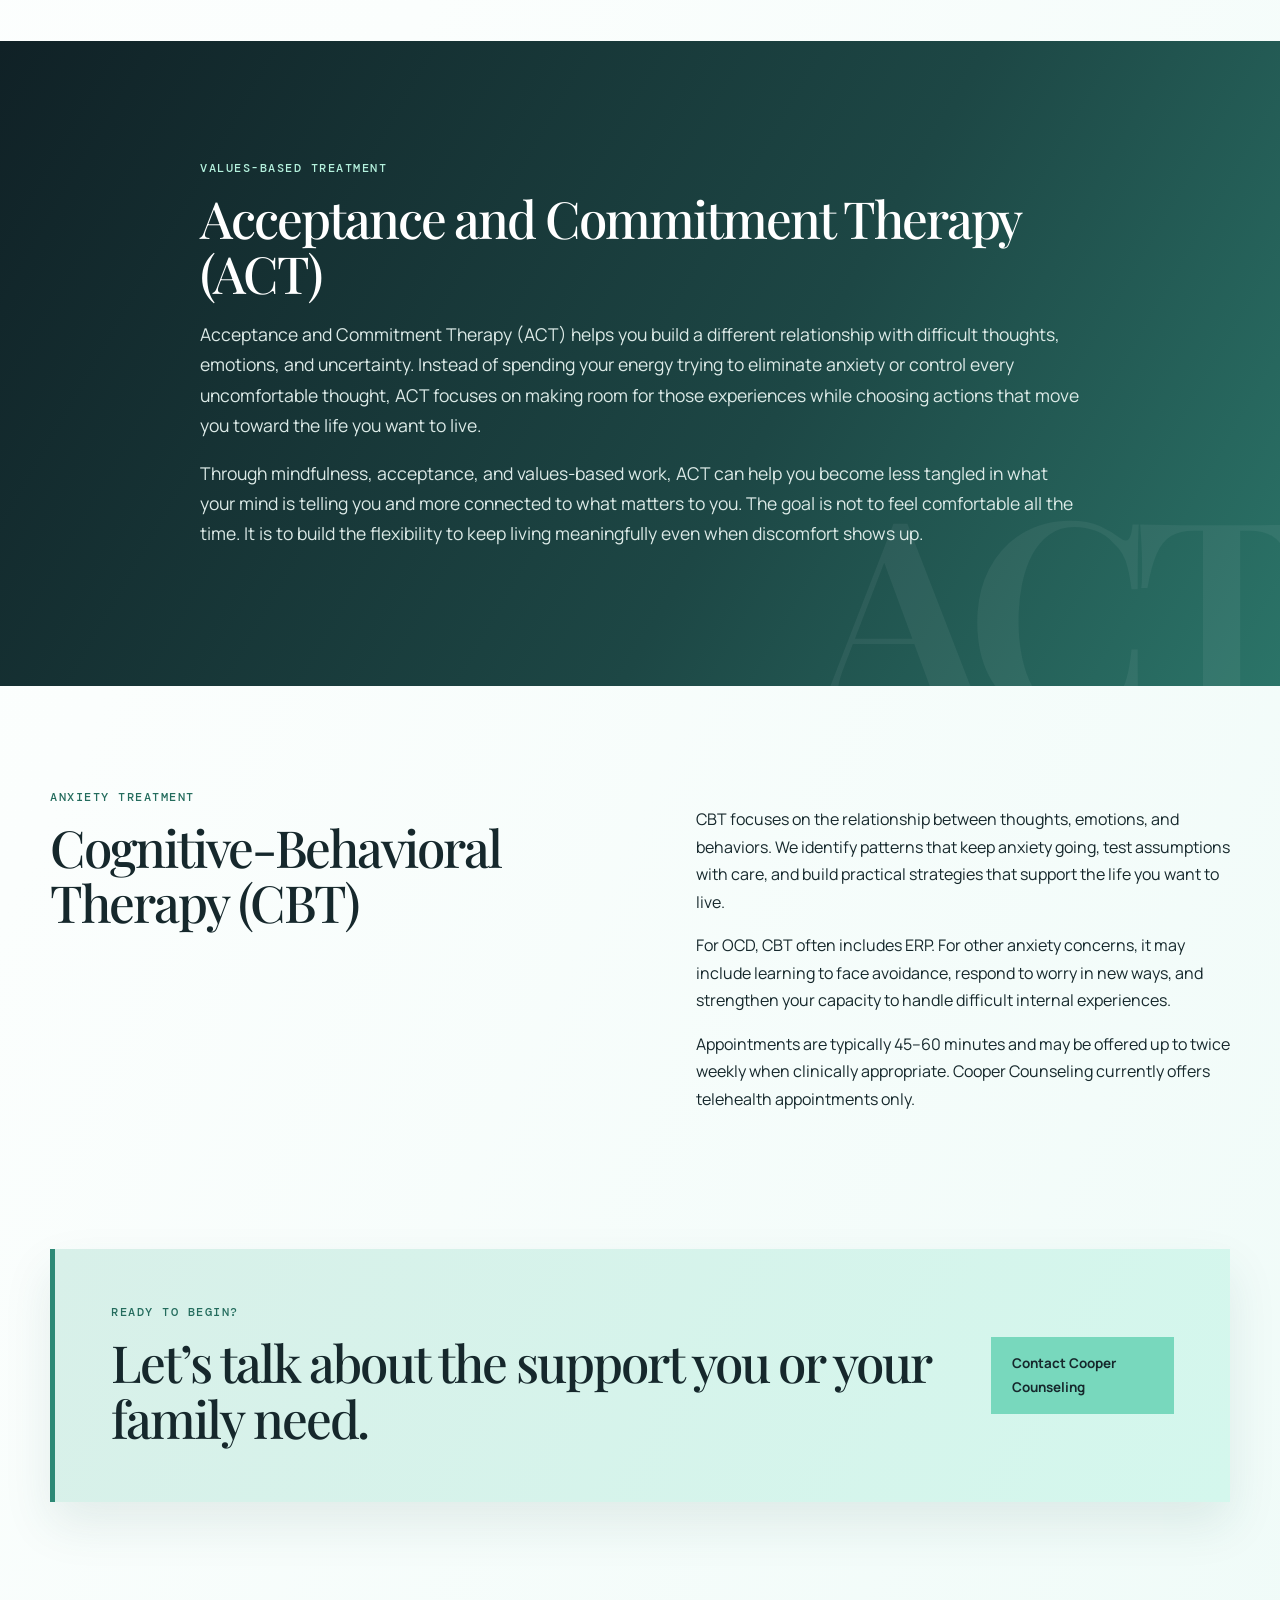
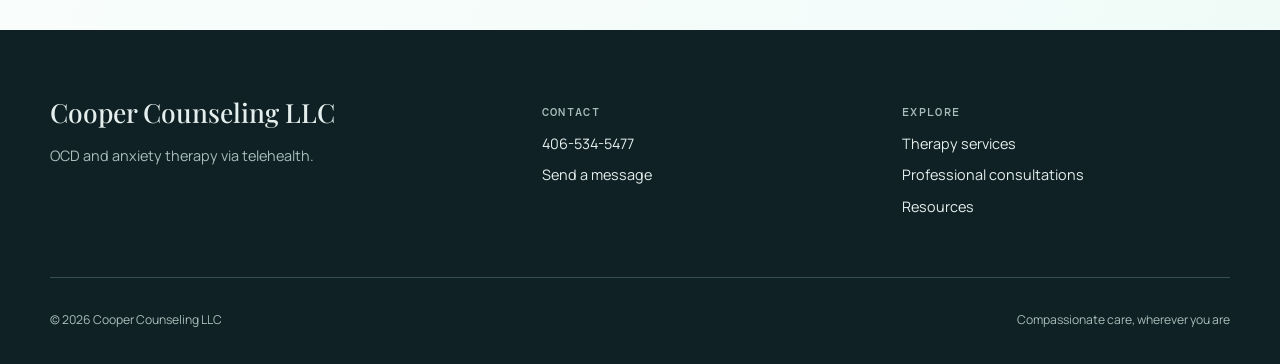
<file: services.html>
<!doctype html>
<html lang="en">
<head>
  <meta charset="utf-8">
  <meta name="viewport" content="width=device-width, initial-scale=1">
  <meta name="author" content="Alexander Scott">
  <meta name="description" content="Learn about ERP, I-CBT, ACT, and CBT for OCD and anxiety at Cooper Counseling LLC, with individual and family support for children, teens, and adults.">
  <title>OCD &amp; Anxiety Therapy: ERP, I-CBT &amp; ACT | Cooper Counseling LLC</title>
  <link rel="canonical" href="https://www.coopercounselingsc.com/services">
  <meta property="og:type" content="website">
  <meta property="og:site_name" content="Cooper Counseling LLC">
  <meta property="og:locale" content="en_US">
  <meta property="og:title" content="OCD &amp; Anxiety Therapy: ERP, I-CBT &amp; ACT | Cooper Counseling LLC">
  <meta property="og:description" content="Learn about ERP, I-CBT, ACT, and CBT for OCD and anxiety at Cooper Counseling LLC, with individual and family support for children, teens, and adults.">
  <meta property="og:url" content="https://www.coopercounselingsc.com/services">
  <meta property="og:image" content="https://www.coopercounselingsc.com/assets/site-icons/favicon-512.png">
  <meta property="og:image:width" content="512">
  <meta property="og:image:height" content="512">
  <meta property="og:image:alt" content="Cooper Counseling LLC logo">
  <meta name="twitter:card" content="summary">
  <meta name="twitter:title" content="OCD &amp; Anxiety Therapy: ERP, I-CBT &amp; ACT | Cooper Counseling LLC">
  <meta name="twitter:description" content="Learn about ERP, I-CBT, ACT, and CBT for OCD and anxiety at Cooper Counseling LLC, with individual and family support for children, teens, and adults.">
  <meta name="twitter:image" content="https://www.coopercounselingsc.com/assets/site-icons/favicon-512.png">
  <meta name="twitter:image:alt" content="Cooper Counseling LLC logo">
  <link rel="icon" href="/favicon.ico" sizes="any">
  <link rel="icon" type="image/png" sizes="48x48" href="/assets/site-icons/favicon-48.png">
  <link rel="apple-touch-icon" href="/assets/site-icons/apple-touch-icon.png">
  <link rel="manifest" href="/site.webmanifest">
  <meta name="theme-color" content="#16282c">
  <link rel="preconnect" href="https://fonts.googleapis.com">
  <link rel="preconnect" href="https://fonts.gstatic.com" crossorigin>
  <link rel="stylesheet" href="https://fonts.googleapis.com/css2?family=DM+Mono:wght@400;500&amp;family=Manrope:wght@400;500;600;700&amp;family=Playfair+Display:ital,wght@0,500;0,600;1,500&amp;display=swap">

  <link rel="stylesheet" href="/styles.css">
  <script defer src="/script.js"></script>
  <script type="application/ld+json">{"@context":"https://schema.org","@graph":[{"@type":"Organization","@id":"https://www.coopercounselingsc.com/#organization","name":"Cooper Counseling LLC","url":"https://www.coopercounselingsc.com/","logo":"https://www.coopercounselingsc.com/assets/site-icons/favicon-512.png","image":"https://www.coopercounselingsc.com/assets/current-brand/patricia-cooper.avif","telephone":"+1-406-534-5477","description":"Telehealth OCD and anxiety therapy, individual and family support, and professional consultations with Patricia Cooper."},{"@type":"Person","@id":"https://www.coopercounselingsc.com/#patricia-cooper","name":"Patricia Cooper","alternateName":"Tricia Cooper","url":"https://www.coopercounselingsc.com/about","image":"https://www.coopercounselingsc.com/assets/current-brand/patricia-cooper.avif","jobTitle":"Mental health counselor","description":"Patricia \"Tricia\" Cooper, LCPC, LPC, specializes in OCD and anxiety treatment.","worksFor":{"@id":"https://www.coopercounselingsc.com/#organization"},"knowsAbout":["Obsessive-compulsive disorder","Anxiety","Exposure and Response Prevention","Cognitive-Behavioral Therapy","Inference-Based Cognitive Behavioral Therapy","Acceptance and Commitment Therapy"]},{"@type":"WebSite","@id":"https://www.coopercounselingsc.com/#website","url":"https://www.coopercounselingsc.com/","name":"Cooper Counseling LLC","publisher":{"@id":"https://www.coopercounselingsc.com/#organization"},"inLanguage":"en-US","creator":{"@id":"https://www.coopercounselingsc.com/#developer"}},{"@type":"Person","@id":"https://www.coopercounselingsc.com/#developer","name":"Alexander Scott","description":"Website developer"},{"@type":"WebPage","@id":"https://www.coopercounselingsc.com/services#webpage","url":"https://www.coopercounselingsc.com/services","name":"OCD & Anxiety Therapy: ERP, I-CBT & ACT | Cooper Counseling LLC","description":"Learn about ERP, I-CBT, ACT, and CBT for OCD and anxiety at Cooper Counseling LLC, with individual and family support for children, teens, and adults.","isPartOf":{"@id":"https://www.coopercounselingsc.com/#website"},"about":[{"@id":"https://www.coopercounselingsc.com/#organization"},{"@id":"https://www.coopercounselingsc.com/#patricia-cooper"}],"publisher":{"@id":"https://www.coopercounselingsc.com/#organization"},"inLanguage":"en-US","mainEntity":{"@id":"https://www.coopercounselingsc.com/services#service"}},{"@type":"Service","@id":"https://www.coopercounselingsc.com/services#service","name":"OCD and anxiety telehealth therapy","url":"https://www.coopercounselingsc.com/services","description":"Learn about ERP, I-CBT, ACT, and CBT for OCD and anxiety at Cooper Counseling LLC, with individual and family support for children, teens, and adults.","provider":{"@id":"https://www.coopercounselingsc.com/#organization"},"serviceType":"Individual therapy and family support for OCD and anxiety"}]}</script>
</head>
<body>
  <a class="skip-link" href="#main">Skip to content</a>
  <header class="site-header">
    <a class="brand" href="/" aria-label="Cooper Counseling LLC home"><img src="assets/current-brand/cooper-counseling-logo.avif" alt="Cooper Counseling LLC logo" width="284" height="160" decoding="async"><span>Cooper Counseling LLC</span></a>
    <button class="menu-toggle" aria-expanded="false" aria-controls="primary-nav"><span></span><span></span><span></span><span class="sr-only">Menu</span></button>
    <nav id="primary-nav" class="primary-nav" aria-label="Primary navigation"><a href="/">Home</a><a href="/about">Meet Tricia</a><a class="active" aria-current="page" href="/services">Therapy</a><a href="/professional-consultations">Professional Consultations</a><a href="/resources">Resources</a><a class="nav-cta" href="/contact">Contact</a></nav>
  </header>

  <main id="main">
    <section class="page-hero shell">
      <p class="eyebrow">Therapy services</p>
      <h1>Evidence-based treatment,<br>centered on you.</h1>
      <p class="lead">Individual and family support for children, teens, and adults navigating OCD and anxiety.</p>
    </section>

    <section id="who-i-work-with" class="audience-section soft-section">
      <div class="shell">
        <div class="section-heading"><p class="eyebrow">Who I work with</p><h2>Support for all ages and the people who care for them.</h2><p>OCD can affect the whole family. Care is tailored to each person’s age, needs, goals, and support system.</p></div>
        <div class="audience-grid">
          <article class="audience-card"><p class="service-number">01</p><h3>Children &amp; teens</h3><p>Age-appropriate treatment helps young people understand OCD and anxiety, build confidence, and practice new responses with support from the adults in their lives.</p></article>
          <article class="audience-card"><p class="service-number">02</p><h3>Adults</h3><p>Individual therapy offers a collaborative space to work with intrusive thoughts, uncertainty, compulsions, avoidance, and anxiety at your own pace.</p></article>
          <article class="audience-card"><p class="service-number">03</p><h3>Families &amp; loved ones</h3><p>Family support sessions help parents, partners, and relatives better understand OCD, reduce accommodation, communicate effectively, and support recovery without reinforcing the cycle.</p></article>
        </div>
        <div class="support-note"><strong>Flexible support:</strong> Sessions may be individual, family-based, or a thoughtful combination of both, depending on what best supports treatment.</div>
      </div>
    </section>

    <section class="shell process">
      <div><p class="eyebrow">The first step</p><h2>Initial consultation</h2></div>
      <div><p>Every person has a different story and different needs. In a free 15-minute consultation, we can discuss what you are looking for, whether telehealth care is appropriate, and what next steps may look like.</p><a class="text-link" href="/contact">Request a consultation <span aria-hidden="true">→</span></a></div>
    </section>

    <section id="erp" class="soft-section"><div class="shell treatment"><p class="eyebrow">OCD treatment</p><h2>Exposure and Response Prevention (ERP)</h2><p>ERP is a widely used, evidence-based treatment for obsessive-compulsive disorder. It helps people gradually approach feared thoughts, situations, or objects while practicing a different response to compulsions and rituals.</p><p>Rather than trying to eliminate every uncomfortable thought or feeling, ERP helps you build the ability to tolerate uncertainty and distress without getting pulled into the OCD cycle. Over time, this can create more freedom, improved functioning, and a greater sense of control.</p></div></section>

    <section id="icbt" class="shell treatment treatment-feature">
      <p class="eyebrow">OCD treatment</p>
      <h2>Inference-Based Cognitive Behavioral Therapy (I-CBT)</h2>
      <p>Inference-Based Cognitive Behavioral Therapy (I-CBT) is an evidence-based treatment for OCD that focuses on how obsessive doubt begins. I-CBT helps you notice when OCD pulls you away from what you actually know and into imagined “what if” possibilities.</p>
      <p>Together, we learn to recognize these OCD reasoning patterns and practice trusting what is actually happening instead of getting pulled into the doubt. The goal is to spend less time questioning, checking, and trying to find certainty, and more time trusting yourself and your experiences.</p>
    </section>

    <section id="act" class="deep-section"><div class="shell treatment">
      <p class="eyebrow">Values-based treatment</p>
      <h2>Acceptance and Commitment Therapy (ACT)</h2>
      <p>Acceptance and Commitment Therapy (ACT) helps you build a different relationship with difficult thoughts, emotions, and uncertainty. Instead of spending your energy trying to eliminate anxiety or control every uncomfortable thought, ACT focuses on making room for those experiences while choosing actions that move you toward the life you want to live.</p>
      <p>Through mindfulness, acceptance, and values-based work, ACT can help you become less tangled in what your mind is telling you and more connected to what matters to you. The goal is not to feel comfortable all the time. It is to build the flexibility to keep living meaningfully even when discomfort shows up.</p>
    </div></section>

    <section id="cbt" class="shell treatment two-column">
      <div><p class="eyebrow">Anxiety treatment</p><h2>Cognitive-Behavioral Therapy (CBT)</h2></div>
      <div><p>CBT focuses on the relationship between thoughts, emotions, and behaviors. We identify patterns that keep anxiety going, test assumptions with care, and build practical strategies that support the life you want to live.</p><p>For OCD, CBT often includes ERP. For other anxiety concerns, it may include learning to face avoidance, respond to worry in new ways, and strengthen your capacity to handle difficult internal experiences.</p><p>Appointments are typically 45–60 minutes and may be offered up to twice weekly when clinically appropriate. Cooper Counseling currently offers telehealth appointments only.</p></div>
    </section>

    <section class="cta-panel shell"><div><p class="eyebrow">Ready to begin?</p><h2>Let’s talk about the support you or your family need.</h2></div><a class="button button-primary" href="/contact">Contact Cooper Counseling</a></section>
  </main>

  <footer class="site-footer"><div class="shell footer-grid"><div><a class="footer-brand" href="/">Cooper Counseling LLC</a><p>OCD and anxiety therapy via telehealth.</p></div><div><p class="footer-label">Contact</p><a href="tel:+14065345477">406-534-5477</a><a href="/contact">Send a message</a></div><div><p class="footer-label">Explore</p><a href="/services">Therapy services</a><a href="/professional-consultations">Professional consultations</a><a href="/resources">Resources</a></div></div><div class="shell footer-bottom"><p>© <span data-year></span> Cooper Counseling LLC</p><p>Compassionate care, wherever you are</p></div></footer>
</body>
</html>
</file>
<file: styles.css>
:root{--ink:#16282c;--muted:#5d6c70;--mint:#78d8bd;--deep-mint:#2d8976;--mist:#edf8f6;--pearl:#f8fbfa;--line:#cdddda;--white:#fff;--shell:1180px;--serif:'Playfair Display',Georgia,serif;--sans:Manrope,Arial,sans-serif;--mono:'DM Mono',monospace}*{box-sizing:border-box}html{scroll-behavior:smooth}body{margin:0;background:var(--white);color:var(--ink);font:400 1rem/1.72 var(--sans)}a{color:inherit}img{display:block;max-width:100%}.shell{width:min(var(--shell),calc(100% - 3rem));margin-inline:auto}.sr-only{position:absolute;width:1px;height:1px;margin:-1px;clip:rect(0,0,0,0);overflow:hidden}.skip-link{position:absolute;left:1rem;top:-5rem;background:var(--ink);color:#fff;padding:.65rem 1rem;z-index:30}.skip-link:focus{top:1rem}.site-header{min-height:106px;width:min(1360px,100%);padding:1rem max(2rem,calc((100% - var(--shell))/2));display:flex;align-items:center;justify-content:space-between;gap:2rem;border-bottom:1px solid var(--line);background:rgba(255,255,255,.96);position:relative;z-index:10}.brand{display:flex;align-items:center;gap:.8rem;text-decoration:none;font-weight:700;font-size:.84rem;letter-spacing:.04em;text-transform:uppercase}.brand img{width:57px;height:48px;object-fit:contain}.primary-nav{display:flex;align-items:center;gap:1.3rem;font-size:.8rem;font-weight:700}.primary-nav>a{text-decoration:none;padding:.4rem 0;position:relative}.primary-nav>a:not(.nav-cta)::after{content:"";height:2px;width:0;background:var(--mint);position:absolute;left:0;bottom:0;transition:width .2s}.primary-nav>a:hover::after,.primary-nav .active:not(.nav-cta)::after{width:100%}.nav-cta{padding:.65rem .95rem!important;border:1px solid var(--ink)}.nav-cta:hover,.nav-cta.active{background:var(--ink);color:#fff}.menu-toggle{display:none;background:none;border:0;padding:.5rem}.menu-toggle span:not(.sr-only){display:block;width:24px;height:2px;background:var(--ink);margin:5px}.hero{position:relative;min-height:650px;display:grid;align-items:center;overflow:hidden}.hero-image{position:absolute;inset:0;background:linear-gradient(90deg,rgba(12,37,38,.72),rgba(13,42,42,.31)),url('assets/current-brand/old-pier-hero.avif') center/cover}.hero-content{position:relative;color:#fff;padding:8rem 0 5rem;max-width:var(--shell)}.eyebrow{margin:0 0 1rem;color:var(--deep-mint);font:500 .73rem/1.2 var(--mono);letter-spacing:.13em;text-transform:uppercase}.hero .eyebrow{color:#b4f1dd}.hero h1,.page-hero h1{max-width:780px;margin:0;font:500 clamp(3rem,6vw,5.7rem)/1.03 var(--serif);letter-spacing:-.045em}.hero-copy{font-size:1.16rem;max-width:580px;margin:1.6rem 0 2.2rem}.button-row{display:flex;align-items:center;gap:1.25rem;flex-wrap:wrap}.button{display:inline-flex;align-items:center;justify-content:center;gap:.6rem;text-decoration:none;padding:.9rem 1.25rem;border:1px solid transparent;font-size:.84rem;font-weight:700;transition:transform .2s,background .2s}.button:hover{transform:translateY(-2px)}.button-primary{background:var(--mint);border-color:var(--mint);color:var(--ink)}.button-primary:hover{background:#9ce8d0;border-color:#9ce8d0}.button-quiet{border-color:rgba(255,255,255,.6);color:#fff}.button-light{background:#fff;color:var(--ink)}.intro{padding:9rem 0;display:grid;grid-template-columns:.86fr 1.14fr;gap:9rem}.intro h2,.section-heading h2,.feature-copy h2,.process h2,.treatment h2,.cta-panel h2,.resource-note h2{font:500 clamp(2.25rem,4vw,4rem)/1.08 var(--serif);letter-spacing:-.04em;margin:0}.intro>div:last-child{font-size:1.08rem}.text-link{font-weight:700;text-decoration:none;border-bottom:1px solid var(--ink);padding-bottom:.25rem}.soft-section{background:var(--mist);padding:7rem 0}.section-heading{max-width:660px;margin-bottom:3.4rem}.section-heading>p:last-child{color:var(--muted);font-size:1.03rem}.service-grid{display:grid;grid-template-columns:repeat(3,1fr);gap:1px;background:var(--line);border:1px solid var(--line)}.service-card{background:var(--mist);padding:2.2rem;min-height:270px;display:flex;flex-direction:column}.service-card h3{font:500 1.7rem/1.15 var(--serif);margin:.45rem 0 1rem}.service-card p:not(.service-number){color:var(--muted);margin:0 0 1.3rem}.service-card a{margin-top:auto;font-size:.84rem;font-weight:700;text-decoration:none}.service-number{font:500 .72rem var(--mono);color:var(--deep-mint);margin:0}.split-feature{padding:8rem 0;display:grid;grid-template-columns:1fr 1fr;align-items:center;gap:7rem}.split-feature img{width:100%;max-height:580px;object-fit:cover;object-position:center}.feature-copy p:not(.eyebrow){font-size:1.08rem;color:var(--muted)}.resource-strip{background:var(--ink);color:#fff;padding:4.4rem 0}.strip-layout{display:flex;align-items:center;justify-content:space-between;gap:2rem}.strip-layout h2{font:500 clamp(2rem,3vw,3.2rem)/1.1 var(--serif);margin:0;max-width:580px}.site-footer{background:#102126;color:#e4eeec;padding:4rem 0 1.3rem;font-size:.9rem}.footer-grid{display:grid;grid-template-columns:1.4fr 1fr 1fr;gap:2rem;padding-bottom:3.2rem}.footer-brand{display:block;font:500 1.65rem var(--serif);text-decoration:none}.footer-grid p{color:#a9bebb}.footer-grid a:not(.footer-brand){display:block;margin:.42rem 0;text-decoration:none}.footer-label{font:500 .72rem var(--mono)!important;letter-spacing:.12em;text-transform:uppercase}.footer-bottom{border-top:1px solid #345057;padding-top:1.2rem;display:flex;justify-content:space-between;color:#a9bebb;font-size:.76rem}.page-hero{padding:8rem 0 5rem}.page-hero .lead{max-width:650px;color:var(--muted);font-size:1.16rem;margin-top:1.8rem}.bio-layout{display:grid;grid-template-columns:minmax(280px,.72fr) 1.28fr;gap:7rem;padding-bottom:8rem}.bio-layout img{width:100%;max-height:650px;object-fit:cover}.bio-layout>div{font-size:1.06rem}.bio-layout .button{margin-top:1.2rem}.quote-block{background:var(--mist);padding:6rem 0;text-align:center}.quote-block p{max-width:900px;margin:0 auto 1.25rem;font:italic 500 clamp(2rem,4vw,3.8rem)/1.18 var(--serif);letter-spacing:-.035em}.quote-block cite{font:500 .75rem var(--mono);color:var(--deep-mint);letter-spacing:.12em;text-transform:uppercase;font-style:normal}.process{padding:3rem 0 6rem;display:grid;grid-template-columns:.8fr 1.2fr;gap:8rem}.process p{font-size:1.05rem}.treatment{padding:6.5rem 0;max-width:880px}.treatment>p:not(.eyebrow){font-size:1.1rem;color:var(--muted)}.two-column{display:grid;grid-template-columns:1fr 1fr;gap:7rem;max-width:none}.cta-panel{margin:1rem auto 8rem;background:#d8f0e9;padding:3.5rem;display:flex;align-items:center;justify-content:space-between;gap:2rem}.professional-hero{min-height:570px}.resource-list{display:grid;grid-template-columns:1fr 1fr;gap:1.5rem;padding-bottom:7rem}.resource-list article{border:1px solid var(--line);padding:3rem}.resource-list h2{font:500 2.3rem var(--serif);margin:.2rem 0 1rem}.resource-list p:not(.eyebrow){color:var(--muted);min-height:145px}.resource-note{background:var(--mist);padding:5.5rem 0}.resource-note p:last-child{max-width:780px;font-size:1.05rem;color:var(--muted)}.contact-layout{padding:7.5rem 0;display:grid;grid-template-columns:.9fr 1.1fr;gap:7rem}.contact-layout h1{font:500 clamp(3rem,5vw,5rem)/1.04 var(--serif);letter-spacing:-.04em;margin:0}.contact-layout .lead{font-size:1.1rem}.contact-layout .lead a{font-weight:700}.contact-note{border-left:3px solid var(--mint);padding:.3rem 0 .3rem 1rem;margin-top:1.7rem;color:var(--muted);font-size:.88rem}.contact-note p{margin:0}.contact-form{padding:2.2rem;background:var(--mist);min-width:0;overflow:hidden}.contact-form [data-secure-form]{width:100%;min-width:0}.contact-note-crisis{border-left-color:#a53c4c;background:#fff4f4;color:var(--ink);padding:.85rem 1rem;font-size:.95rem}.contact-note-crisis strong{color:#7f2434}
@media(max-width:900px){.site-header{padding-inline:1.5rem}.menu-toggle{display:block}.primary-nav{display:none;position:absolute;top:100%;left:0;right:0;background:#fff;padding:1.4rem 1.5rem 1.8rem;border-bottom:1px solid var(--line);flex-direction:column;align-items:stretch;gap:1rem}.primary-nav.open{display:flex}.nav-cta{text-align:center}.hero{min-height:590px}.intro,.split-feature,.bio-layout,.contact-layout{grid-template-columns:1fr;gap:3rem}.intro{padding:6rem 0}.split-feature{padding:5rem 0}.split-feature img{max-height:470px}.process{grid-template-columns:1fr;gap:1.5rem}.two-column{grid-template-columns:1fr;gap:1.5rem}.footer-grid{grid-template-columns:1fr 1fr}.resource-list{grid-template-columns:1fr}.resource-list p:not(.eyebrow){min-height:0}.contact-layout{padding:5.5rem 0}}@media(max-width:620px){.shell{width:min(100% - 2.25rem,var(--shell))}.site-header{min-height:82px;padding-inline:1.1rem}.brand span{display:none}.brand img{width:54px}.hero-content{padding:7rem 0 4rem}.hero h1,.page-hero h1{font-size:clamp(2.75rem,13vw,4.2rem)}.service-grid{grid-template-columns:1fr}.service-card{min-height:220px}.strip-layout,.cta-panel{align-items:flex-start;flex-direction:column}.footer-grid{grid-template-columns:1fr;gap:1.2rem}.footer-bottom{display:block}.page-hero{padding:5rem 0 3.5rem}.bio-layout{padding-bottom:5rem}.contact-form{padding:1.35rem}.resource-list article{padding:2rem}.soft-section{padding:5rem 0}}

/* Elevated editorial details */
body{background:linear-gradient(115deg,#fff 0%,#fbfefd 52%,#effbf8 100%)}
.site-header{backdrop-filter:blur(16px);box-shadow:0 1px 0 rgba(22,40,44,.04)}
.hero{isolation:isolate}
.hero::before{content:"OCD  ·  ANXIETY";position:absolute;z-index:1;right:-.05em;bottom:-.28em;color:rgba(255,255,255,.12);font:500 clamp(4rem,12vw,12rem)/1 var(--serif);letter-spacing:-.08em;white-space:nowrap;pointer-events:none}
.hero-image{transform:scale(1.03);animation:hero-breathe 16s ease-in-out infinite alternate}
.hero::after{content:"";position:absolute;z-index:1;inset:0;pointer-events:none;background:radial-gradient(circle at 80% 19%,rgba(120,216,189,.34),transparent 21%),linear-gradient(120deg,transparent 0 55%,rgba(255,255,255,.08) 55% 55.15%,transparent 55.15%)}
.hero-content{z-index:2}.hero h1{text-wrap:balance;text-shadow:0 10px 32px rgba(0,0,0,.18)}
.hero-copy{border-left:2px solid var(--mint);padding-left:1.2rem}
.button{position:relative;overflow:hidden;isolation:isolate}.button::before{content:"";position:absolute;inset:0;background:rgba(255,255,255,.22);transform:translateX(-102%);transition:transform .35s ease;z-index:-1}.button:hover::before{transform:translateX(0)}
.intro,.split-feature,.process,.bio-layout,.contact-layout,.resource-list{position:relative}.intro::before{content:"01 / 06";position:absolute;right:0;top:2rem;color:var(--line);font:500 .7rem var(--mono);letter-spacing:.12em}
.soft-section{position:relative;overflow:hidden}.soft-section::after{content:"";position:absolute;width:27rem;height:27rem;border:1px solid rgba(45,137,118,.16);border-radius:50%;right:-12rem;bottom:-18rem;pointer-events:none}.service-card{transition:transform .35s ease,box-shadow .35s ease,background .35s ease}.service-card:hover{transform:translateY(-10px);background:#fff;box-shadow:0 22px 48px rgba(31,86,77,.14)}
.split-feature img{box-shadow:20px 20px 0 #d8f0e9;transition:transform .5s ease,box-shadow .5s ease}.split-feature:hover img{transform:translate(-5px,-5px);box-shadow:30px 30px 0 #a9e6d5}
.resource-strip{background:linear-gradient(118deg,#102126,#1d4745 62%,#2c766a)}.resource-strip::before{content:"";display:block;position:absolute}.page-hero{position:relative;overflow:hidden}.page-hero::after{content:"";position:absolute;width:21rem;height:21rem;border:1px solid var(--mint);border-radius:50%;right:-7rem;top:-8rem;opacity:.7;pointer-events:none}.page-hero h1{position:relative;z-index:1}.page-hero .eyebrow{position:relative;z-index:1}
.quote-block{background:radial-gradient(circle at 50% 0,#fff 0%,var(--mist) 52%)}.quote-block p::before{content:"“";display:block;color:var(--mint);font:600 7rem/.45 var(--serif)}
.cta-panel{background:linear-gradient(118deg,#d8f0e9,#d4f7ed);border-left:5px solid var(--deep-mint);box-shadow:0 22px 45px rgba(31,86,77,.1)}
.contact-form{box-shadow:0 18px 50px rgba(31,86,77,.11);border-top:4px solid var(--mint)}
.resource-list article{transition:transform .3s ease,box-shadow .3s ease}.resource-list article:hover{transform:translateY(-6px);box-shadow:0 18px 38px rgba(31,86,77,.12)}
[data-reveal]{opacity:0;transform:translateY(22px);transition:opacity .65s ease,transform .65s cubic-bezier(.2,.7,.2,1)}[data-reveal].is-visible{opacity:1;transform:translateY(0)}
@keyframes hero-breathe{to{transform:scale(1.09) translateX(-.5%)}}@media(prefers-reduced-motion:reduce){*,*::before,*::after{scroll-behavior:auto!important;animation-duration:.01ms!important;transition-duration:.01ms!important}}
@media(max-width:620px){.hero::before{font-size:4.5rem;right:-1.5rem;bottom:-.12rem}.intro::before{display:none}.split-feature img{box-shadow:12px 12px 0 #d8f0e9}.page-hero::after{width:13rem;height:13rem;right:-5rem;top:-5rem}}

/* The logo is deliberately treated as a primary brand element. */
.site-header{min-height:132px}.brand{gap:1.1rem;font-size:.94rem;letter-spacing:.055em}.brand img{width:96px;height:92px;filter:drop-shadow(0 8px 10px rgba(45,137,118,.15));transition:transform .3s ease,filter .3s ease}.brand:hover img{transform:rotate(-3deg) scale(1.06);filter:drop-shadow(0 12px 15px rgba(45,137,118,.24))}
@media(max-width:620px){.site-header{min-height:96px}.brand img{width:74px;height:68px}}

/* Therapy audiences and treatment approaches */
.audience-section{padding-block:7rem}.audience-grid{display:grid;grid-template-columns:repeat(3,1fr);gap:1.25rem}.audience-card{position:relative;min-height:285px;padding:2.2rem;background:rgba(255,255,255,.86);border:1px solid rgba(45,137,118,.18);box-shadow:0 16px 35px rgba(31,86,77,.07);transition:transform .3s ease,box-shadow .3s ease}.audience-card:hover{transform:translateY(-6px);box-shadow:0 22px 44px rgba(31,86,77,.13)}.audience-card h3{margin:.5rem 0 1rem;font:500 1.7rem/1.15 var(--serif)}.audience-card p:not(.service-number){margin:0;color:var(--muted)}.support-note{max-width:920px;margin:1.6rem auto 0;padding:1.2rem 1.45rem;background:rgba(255,255,255,.72);border-left:4px solid var(--deep-mint);color:var(--muted)}.support-note strong{color:var(--ink)}.treatment-feature{position:relative}.treatment-feature::before{content:"I-CBT";position:absolute;right:0;top:2.5rem;color:rgba(45,137,118,.08);font:600 clamp(5rem,14vw,10rem)/1 var(--serif);letter-spacing:-.07em;pointer-events:none}.treatment-feature>*{position:relative}.deep-section{position:relative;overflow:hidden;padding:1rem 0;background:linear-gradient(120deg,#102126,#1d4745 60%,#2b7468);color:#fff}.deep-section::after{content:"ACT";position:absolute;right:-.03em;bottom:-.2em;color:rgba(255,255,255,.055);font:600 clamp(8rem,22vw,17rem)/1 var(--serif);letter-spacing:-.08em;pointer-events:none}.deep-section .treatment{position:relative;z-index:1}.deep-section .eyebrow{color:#b4f1dd}.deep-section .treatment>p:not(.eyebrow){color:#dceae7}
@media(max-width:900px){.audience-grid{grid-template-columns:1fr}.audience-card{min-height:0}.treatment-feature::before{top:1rem}}
@media(max-width:620px){.audience-section{padding-block:5rem}.audience-card{padding:1.7rem}.support-note{margin-top:1.25rem}.deep-section{padding:0}.treatment-feature::before{font-size:4.5rem}}

/* Intrinsic dimensions reserve space without changing the portrait layout. */
.split-feature img,.bio-layout img{height:auto}
/* Improve small-text contrast while retaining the existing mint palette. */
.eyebrow,.service-number,.quote-block cite{color:#246c5d}
.resource-strip .eyebrow{color:#b4f1dd}
</file>
